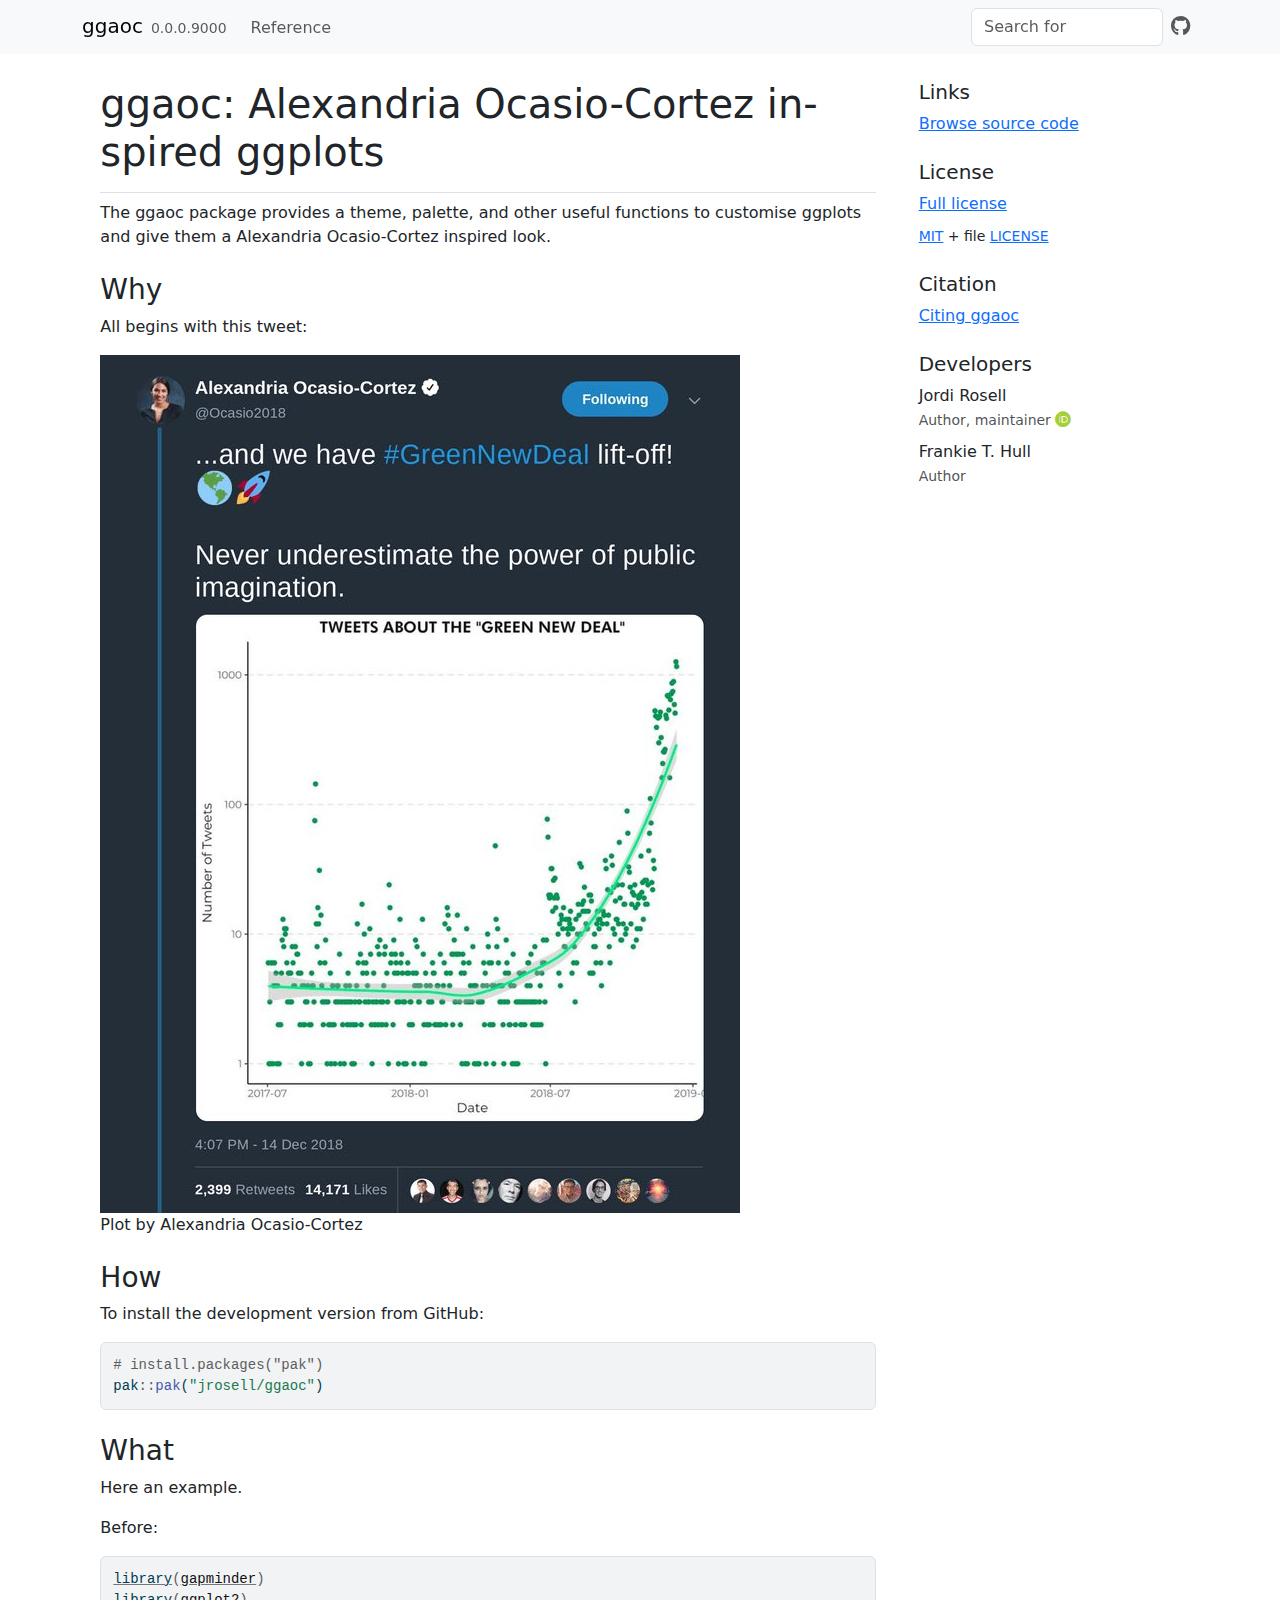
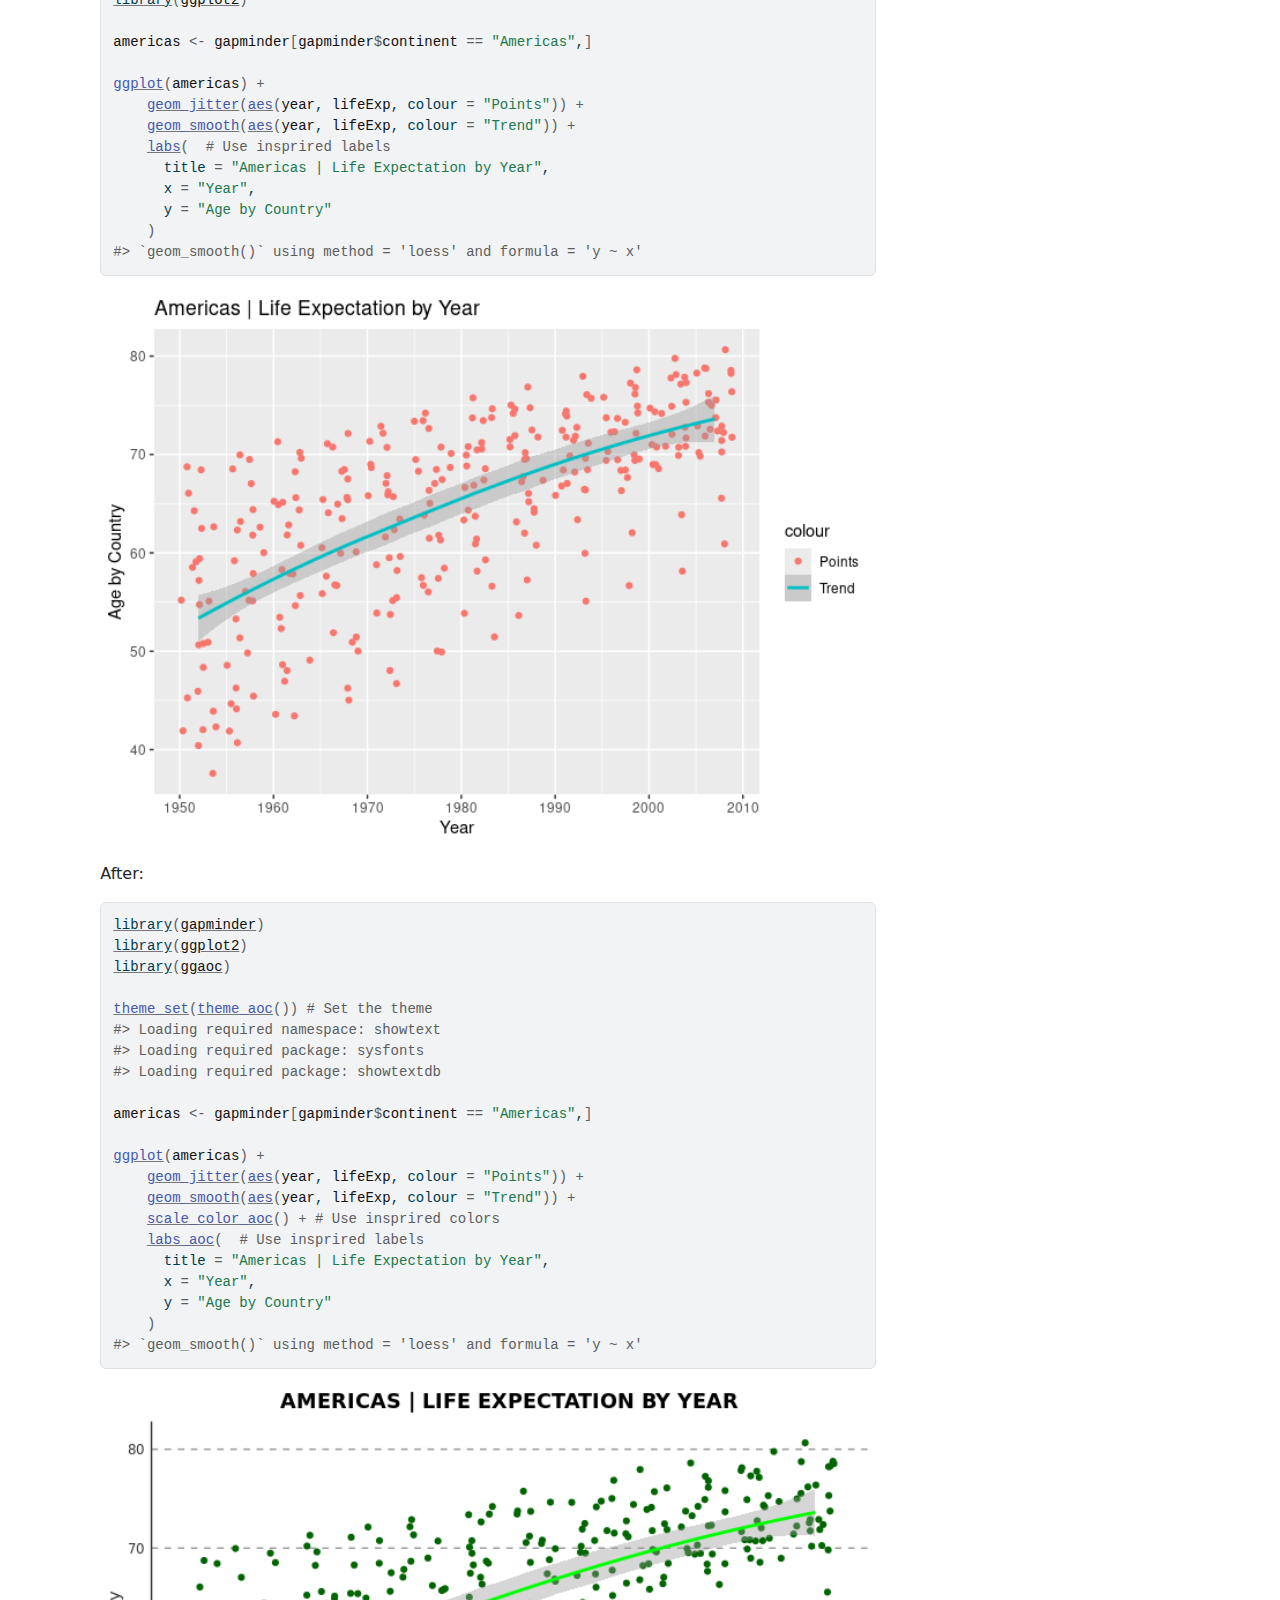
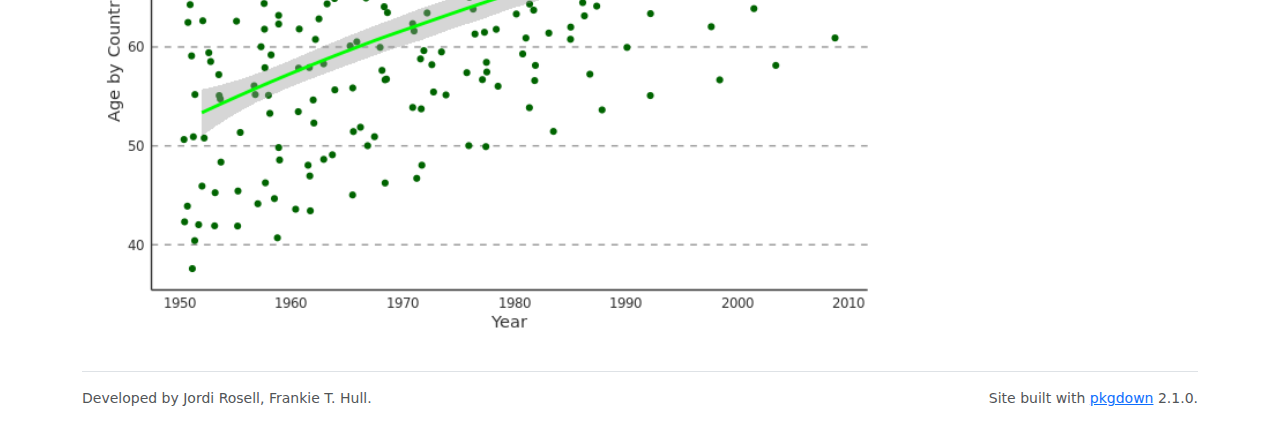
<file: index.html>
<!DOCTYPE html>
<!-- Generated by pkgdown: do not edit by hand --><html lang="en">
<head>
<meta http-equiv="Content-Type" content="text/html; charset=UTF-8">
<meta charset="utf-8">
<meta http-equiv="X-UA-Compatible" content="IE=edge">
<meta name="viewport" content="width=device-width, initial-scale=1, shrink-to-fit=no">
<title>Alexandria Ocasio-Cortez inspired ggplots • ggaoc</title>
<script src="deps/jquery-3.6.0/jquery-3.6.0.min.js"></script><meta name="viewport" content="width=device-width, initial-scale=1, shrink-to-fit=no">
<link href="deps/bootstrap-5.3.1/bootstrap.min.css" rel="stylesheet">
<script src="deps/bootstrap-5.3.1/bootstrap.bundle.min.js"></script><link href="deps/font-awesome-6.4.2/css/all.min.css" rel="stylesheet">
<link href="deps/font-awesome-6.4.2/css/v4-shims.min.css" rel="stylesheet">
<script src="deps/headroom-0.11.0/headroom.min.js"></script><script src="deps/headroom-0.11.0/jQuery.headroom.min.js"></script><script src="deps/bootstrap-toc-1.0.1/bootstrap-toc.min.js"></script><script src="deps/clipboard.js-2.0.11/clipboard.min.js"></script><script src="deps/search-1.0.0/autocomplete.jquery.min.js"></script><script src="deps/search-1.0.0/fuse.min.js"></script><script src="deps/search-1.0.0/mark.min.js"></script><!-- pkgdown --><script src="pkgdown.js"></script><meta property="og:title" content="Alexandria Ocasio-Cortez inspired ggplots">
<meta name="description" content="The ggaoc package provides a theme, palette, and other useful functions to customise ggplots and give them a Alexandria Ocasio-Cortez inspired look.">
<meta property="og:description" content="The ggaoc package provides a theme, palette, and other useful functions to customise ggplots and give them a Alexandria Ocasio-Cortez inspired look.">
</head>
<body>
    <a href="#main" class="visually-hidden-focusable">Skip to contents</a>


    <nav class="navbar navbar-expand-lg fixed-top bg-light" data-bs-theme="light" aria-label="Site navigation"><div class="container">

    <a class="navbar-brand me-2" href="index.html">ggaoc</a>

    <small class="nav-text text-muted me-auto" data-bs-toggle="tooltip" data-bs-placement="bottom" title="">0.0.0.9000</small>


    <button class="navbar-toggler" type="button" data-bs-toggle="collapse" data-bs-target="#navbar" aria-controls="navbar" aria-expanded="false" aria-label="Toggle navigation">
      <span class="navbar-toggler-icon"></span>
    </button>

    <div id="navbar" class="collapse navbar-collapse ms-3">
      <ul class="navbar-nav me-auto">
<li class="nav-item"><a class="nav-link" href="reference/index.html">Reference</a></li>
      </ul>
<ul class="navbar-nav">
<li class="nav-item"><form class="form-inline" role="search">
 <input class="form-control" type="search" name="search-input" id="search-input" autocomplete="off" aria-label="Search site" placeholder="Search for" data-search-index="search.json">
</form></li>
<li class="nav-item"><a class="external-link nav-link" href="https://github.com/jrosell/ggaoc/" aria-label="GitHub"><span class="fa fab fa-github fa-lg"></span></a></li>
      </ul>
</div>


  </div>
</nav><div class="container template-home">
<div class="row">
  <main id="main" class="col-md-9"><div class="section level1">
<div class="page-header"><h1 id="ggaoc-alexandria-ocasio-cortez-inspired-ggplots">ggaoc: Alexandria Ocasio-Cortez inspired ggplots<a class="anchor" aria-label="anchor" href="#ggaoc-alexandria-ocasio-cortez-inspired-ggplots"></a>
</h1></div>
<p>The ggaoc package provides a theme, palette, and other useful functions to customise ggplots and give them a Alexandria Ocasio-Cortez inspired look.</p>
<div class="section level2">
<h2 id="why">Why<a class="anchor" aria-label="anchor" href="#why"></a>
</h2>
<p>All begins with this tweet:</p>
<div class="float">
<img src="reference/figures/aoc.jpg" alt="Plot by Alexandria Ocasio-Cortez"><div class="figcaption">Plot by Alexandria Ocasio-Cortez</div>
</div>
</div>
<div class="section level2">
<h2 id="how">How<a class="anchor" aria-label="anchor" href="#how"></a>
</h2>
<p>To install the development version from GitHub:</p>
<div class="sourceCode" id="cb1"><pre class="sourceCode R"><code class="sourceCode r"><span id="cb1-1"><a href="#cb1-1" tabindex="-1"></a><span class="co"># install.packages("pak")</span></span>
<span id="cb1-2"><a href="#cb1-2" tabindex="-1"></a>pak<span class="sc">::</span><span class="fu">pak</span>(<span class="st">"jrosell/ggaoc"</span>)</span></code></pre></div>
</div>
<div class="section level2">
<h2 id="what">What<a class="anchor" aria-label="anchor" href="#what"></a>
</h2>
<p>Here an example.</p>
<p>Before:</p>
<div class="sourceCode" id="cb2"><pre class="downlit sourceCode r">
<code class="sourceCode R"><span><span class="kw"><a href="https://rdrr.io/r/base/library.html" class="external-link">library</a></span><span class="op">(</span><span class="va"><a href="https://github.com/jennybc/gapminder" class="external-link">gapminder</a></span><span class="op">)</span></span>
<span><span class="kw"><a href="https://rdrr.io/r/base/library.html" class="external-link">library</a></span><span class="op">(</span><span class="va"><a href="https://ggplot2.tidyverse.org" class="external-link">ggplot2</a></span><span class="op">)</span></span>
<span></span>
<span><span class="va">americas</span> <span class="op">&lt;-</span> <span class="va">gapminder</span><span class="op">[</span><span class="va">gapminder</span><span class="op">$</span><span class="va">continent</span> <span class="op">==</span> <span class="st">"Americas"</span>,<span class="op">]</span></span>
<span></span>
<span><span class="fu"><a href="https://ggplot2.tidyverse.org/reference/ggplot.html" class="external-link">ggplot</a></span><span class="op">(</span><span class="va">americas</span><span class="op">)</span> <span class="op">+</span></span>
<span>    <span class="fu"><a href="https://ggplot2.tidyverse.org/reference/geom_jitter.html" class="external-link">geom_jitter</a></span><span class="op">(</span><span class="fu"><a href="https://ggplot2.tidyverse.org/reference/aes.html" class="external-link">aes</a></span><span class="op">(</span><span class="va">year</span>, <span class="va">lifeExp</span>, colour <span class="op">=</span> <span class="st">"Points"</span><span class="op">)</span><span class="op">)</span> <span class="op">+</span></span>
<span>    <span class="fu"><a href="https://ggplot2.tidyverse.org/reference/geom_smooth.html" class="external-link">geom_smooth</a></span><span class="op">(</span><span class="fu"><a href="https://ggplot2.tidyverse.org/reference/aes.html" class="external-link">aes</a></span><span class="op">(</span><span class="va">year</span>, <span class="va">lifeExp</span>, colour <span class="op">=</span> <span class="st">"Trend"</span><span class="op">)</span><span class="op">)</span> <span class="op">+</span></span>
<span>    <span class="fu"><a href="https://ggplot2.tidyverse.org/reference/labs.html" class="external-link">labs</a></span><span class="op">(</span>  <span class="co"># Use insprired labels</span></span>
<span>      title <span class="op">=</span> <span class="st">"Americas | Life Expectation by Year"</span>,</span>
<span>      x <span class="op">=</span> <span class="st">"Year"</span>,</span>
<span>      y <span class="op">=</span> <span class="st">"Age by Country"</span></span>
<span>    <span class="op">)</span></span>
<span><span class="co">#&gt; `geom_smooth()` using method = 'loess' and formula = 'y ~ x'</span></span></code></pre></div>
<p><img src="reference/figures/README-unnamed-chunk-2-1.png" width="100%"></p>
<p>After:</p>
<div class="sourceCode" id="cb3"><pre class="downlit sourceCode r">
<code class="sourceCode R"><span><span class="kw"><a href="https://rdrr.io/r/base/library.html" class="external-link">library</a></span><span class="op">(</span><span class="va"><a href="https://github.com/jennybc/gapminder" class="external-link">gapminder</a></span><span class="op">)</span></span>
<span><span class="kw"><a href="https://rdrr.io/r/base/library.html" class="external-link">library</a></span><span class="op">(</span><span class="va"><a href="https://ggplot2.tidyverse.org" class="external-link">ggplot2</a></span><span class="op">)</span></span>
<span><span class="kw"><a href="https://rdrr.io/r/base/library.html" class="external-link">library</a></span><span class="op">(</span><span class="va"><a href="https://github.com/jrosell/ggaoc" class="external-link">ggaoc</a></span><span class="op">)</span></span>
<span></span>
<span><span class="fu"><a href="https://ggplot2.tidyverse.org/reference/theme_get.html" class="external-link">theme_set</a></span><span class="op">(</span><span class="fu"><a href="reference/theme_aoc.html">theme_aoc</a></span><span class="op">(</span><span class="op">)</span><span class="op">)</span> <span class="co"># Set the theme</span></span>
<span><span class="co">#&gt; Loading required namespace: showtext</span></span>
<span><span class="co">#&gt; Loading required package: sysfonts</span></span>
<span><span class="co">#&gt; Loading required package: showtextdb</span></span>
<span></span>
<span><span class="va">americas</span> <span class="op">&lt;-</span> <span class="va">gapminder</span><span class="op">[</span><span class="va">gapminder</span><span class="op">$</span><span class="va">continent</span> <span class="op">==</span> <span class="st">"Americas"</span>,<span class="op">]</span></span>
<span></span>
<span><span class="fu"><a href="https://ggplot2.tidyverse.org/reference/ggplot.html" class="external-link">ggplot</a></span><span class="op">(</span><span class="va">americas</span><span class="op">)</span> <span class="op">+</span></span>
<span>    <span class="fu"><a href="https://ggplot2.tidyverse.org/reference/geom_jitter.html" class="external-link">geom_jitter</a></span><span class="op">(</span><span class="fu"><a href="https://ggplot2.tidyverse.org/reference/aes.html" class="external-link">aes</a></span><span class="op">(</span><span class="va">year</span>, <span class="va">lifeExp</span>, colour <span class="op">=</span> <span class="st">"Points"</span><span class="op">)</span><span class="op">)</span> <span class="op">+</span></span>
<span>    <span class="fu"><a href="https://ggplot2.tidyverse.org/reference/geom_smooth.html" class="external-link">geom_smooth</a></span><span class="op">(</span><span class="fu"><a href="https://ggplot2.tidyverse.org/reference/aes.html" class="external-link">aes</a></span><span class="op">(</span><span class="va">year</span>, <span class="va">lifeExp</span>, colour <span class="op">=</span> <span class="st">"Trend"</span><span class="op">)</span><span class="op">)</span> <span class="op">+</span></span>
<span>    <span class="fu"><a href="reference/scale_color_aoc.html">scale_color_aoc</a></span><span class="op">(</span><span class="op">)</span> <span class="op">+</span> <span class="co"># Use insprired colors</span></span>
<span>    <span class="fu"><a href="reference/labs_aoc.html">labs_aoc</a></span><span class="op">(</span>  <span class="co"># Use insprired labels</span></span>
<span>      title <span class="op">=</span> <span class="st">"Americas | Life Expectation by Year"</span>,</span>
<span>      x <span class="op">=</span> <span class="st">"Year"</span>,</span>
<span>      y <span class="op">=</span> <span class="st">"Age by Country"</span></span>
<span>    <span class="op">)</span></span>
<span><span class="co">#&gt; `geom_smooth()` using method = 'loess' and formula = 'y ~ x'</span></span></code></pre></div>
<p><img src="reference/figures/README-unnamed-chunk-3-1.png" width="100%"></p>
</div>
</div>
  </main><aside class="col-md-3"><div class="links">
<h2 data-toc-skip>Links</h2>
<ul class="list-unstyled">
<li><a href="https://github.com/jrosell/ggaoc/" class="external-link">Browse source code</a></li>
</ul>
</div>

<div class="license">
<h2 data-toc-skip>License</h2>
<ul class="list-unstyled">
<li><a href="LICENSE.html">Full license</a></li>
<li><small><a href="https://opensource.org/licenses/mit-license.php" class="external-link">MIT</a> + file <a href="LICENSE-text.html">LICENSE</a></small></li>
</ul>
</div>


<div class="citation">
<h2 data-toc-skip>Citation</h2>
<ul class="list-unstyled">
<li><a href="authors.html#citation">Citing ggaoc</a></li>
</ul>
</div>

<div class="developers">
<h2 data-toc-skip>Developers</h2>
<ul class="list-unstyled">
<li>Jordi Rosell <br><small class="roles"> Author, maintainer </small> <a href="https://orcid.org/0000-0002-4349-1458" target="orcid.widget" aria-label="ORCID" class="external-link"><span class="fab fa-orcid orcid" aria-hidden="true"></span></a> </li>
<li>Frankie T. Hull <br><small class="roles"> Author </small>  </li>
</ul>
</div>



  </aside>
</div>


    <footer><div class="pkgdown-footer-left">
  <p>Developed by Jordi Rosell, Frankie T. Hull.</p>
</div>

<div class="pkgdown-footer-right">
  <p>Site built with <a href="https://pkgdown.r-lib.org/" class="external-link">pkgdown</a> 2.1.0.</p>
</div>

    </footer>
</div>





  </body>
</html>
</file>
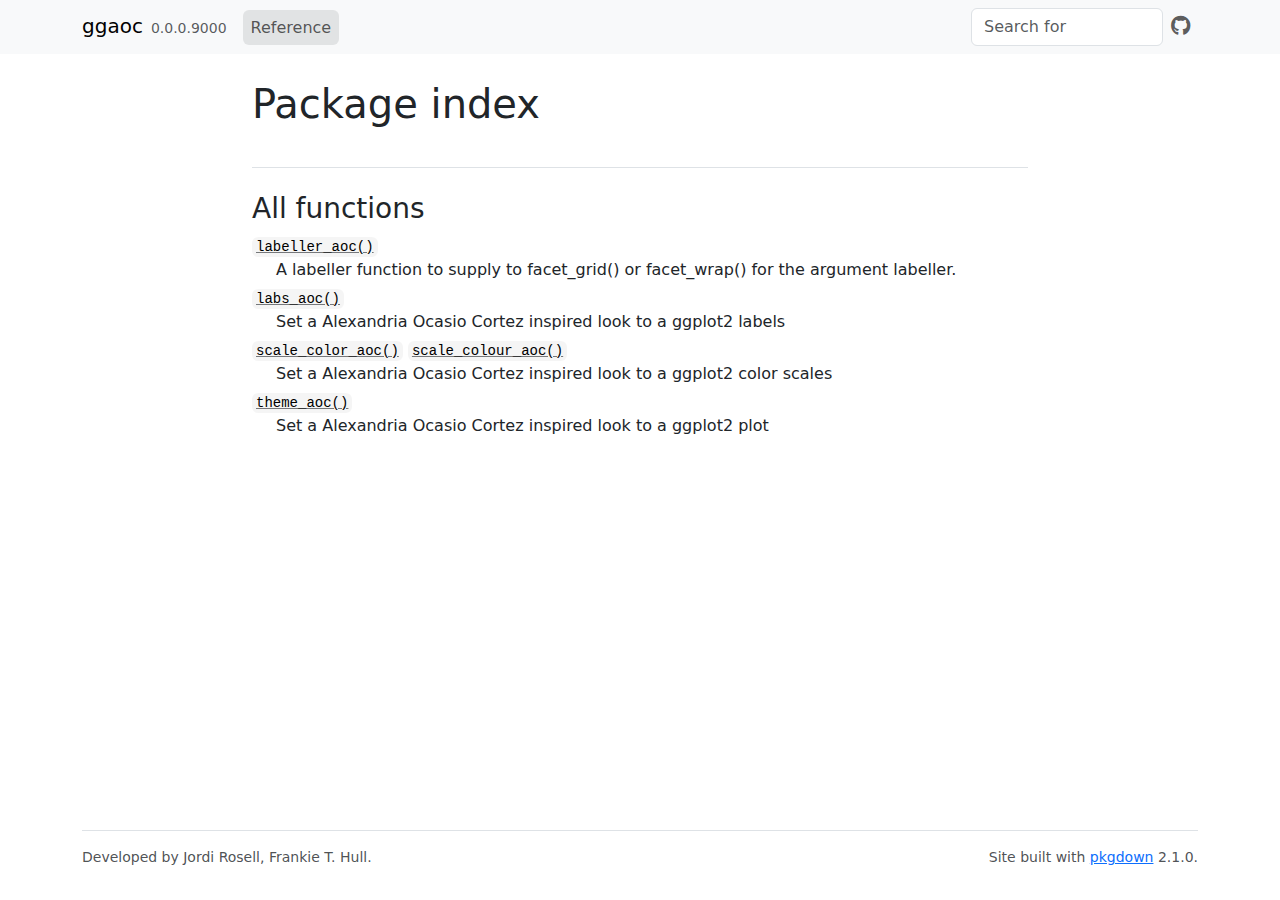
<file: reference/index.html>
<!DOCTYPE html>
<!-- Generated by pkgdown: do not edit by hand --><html lang="en"><head><meta http-equiv="Content-Type" content="text/html; charset=UTF-8"><meta charset="utf-8"><meta http-equiv="X-UA-Compatible" content="IE=edge"><meta name="viewport" content="width=device-width, initial-scale=1, shrink-to-fit=no"><title>Package index • ggaoc</title><script src="../deps/jquery-3.6.0/jquery-3.6.0.min.js"></script><meta name="viewport" content="width=device-width, initial-scale=1, shrink-to-fit=no"><link href="../deps/bootstrap-5.3.1/bootstrap.min.css" rel="stylesheet"><script src="../deps/bootstrap-5.3.1/bootstrap.bundle.min.js"></script><link href="../deps/font-awesome-6.4.2/css/all.min.css" rel="stylesheet"><link href="../deps/font-awesome-6.4.2/css/v4-shims.min.css" rel="stylesheet"><script src="../deps/headroom-0.11.0/headroom.min.js"></script><script src="../deps/headroom-0.11.0/jQuery.headroom.min.js"></script><script src="../deps/bootstrap-toc-1.0.1/bootstrap-toc.min.js"></script><script src="../deps/clipboard.js-2.0.11/clipboard.min.js"></script><script src="../deps/search-1.0.0/autocomplete.jquery.min.js"></script><script src="../deps/search-1.0.0/fuse.min.js"></script><script src="../deps/search-1.0.0/mark.min.js"></script><!-- pkgdown --><script src="../pkgdown.js"></script><meta property="og:title" content="Package index"></head><body>
    <a href="#main" class="visually-hidden-focusable">Skip to contents</a>


    <nav class="navbar navbar-expand-lg fixed-top bg-light" data-bs-theme="light" aria-label="Site navigation"><div class="container">

    <a class="navbar-brand me-2" href="../index.html">ggaoc</a>

    <small class="nav-text text-muted me-auto" data-bs-toggle="tooltip" data-bs-placement="bottom" title="">0.0.0.9000</small>


    <button class="navbar-toggler" type="button" data-bs-toggle="collapse" data-bs-target="#navbar" aria-controls="navbar" aria-expanded="false" aria-label="Toggle navigation">
      <span class="navbar-toggler-icon"></span>
    </button>

    <div id="navbar" class="collapse navbar-collapse ms-3">
      <ul class="navbar-nav me-auto"><li class="active nav-item"><a class="nav-link" href="../reference/index.html">Reference</a></li>
      </ul><ul class="navbar-nav"><li class="nav-item"><form class="form-inline" role="search">
 <input class="form-control" type="search" name="search-input" id="search-input" autocomplete="off" aria-label="Search site" placeholder="Search for" data-search-index="../search.json"></form></li>
<li class="nav-item"><a class="external-link nav-link" href="https://github.com/jrosell/ggaoc/" aria-label="GitHub"><span class="fa fab fa-github fa-lg"></span></a></li>
      </ul></div>


  </div>
</nav><div class="container template-reference-index">
<div class="row">
  <main id="main" class="col-md-9"><div class="page-header">

      <h1>Package index</h1>
    </div>

    <div class="section level2">
      <h2 id="all-functions">All functions<a class="anchor" aria-label="anchor" href="#all-functions"></a></h2>




    </div><div class="section level2">




      <dl><dt>

          <code><a href="labeller_aoc.html">labeller_aoc()</a></code>

        </dt>
        <dd>A labeller function to supply to facet_grid() or facet_wrap() for the argument labeller.</dd>
      </dl><dl><dt>

          <code><a href="labs_aoc.html">labs_aoc()</a></code>

        </dt>
        <dd>Set a Alexandria Ocasio Cortez inspired look to a ggplot2 labels</dd>
      </dl><dl><dt>

          <code><a href="scale_color_aoc.html">scale_color_aoc()</a></code> <code><a href="scale_color_aoc.html">scale_colour_aoc()</a></code>

        </dt>
        <dd>Set a Alexandria Ocasio Cortez inspired look to a ggplot2 color scales</dd>
      </dl><dl><dt>

          <code><a href="theme_aoc.html">theme_aoc()</a></code>

        </dt>
        <dd>Set a Alexandria Ocasio Cortez inspired look to a ggplot2 plot</dd>
      </dl></div>
  </main></div>


    <footer><div class="pkgdown-footer-left">
  <p>Developed by Jordi Rosell, Frankie T. Hull.</p>
</div>

<div class="pkgdown-footer-right">
  <p>Site built with <a href="https://pkgdown.r-lib.org/" class="external-link">pkgdown</a> 2.1.0.</p>
</div>

    </footer></div>





  </body></html>
</file>
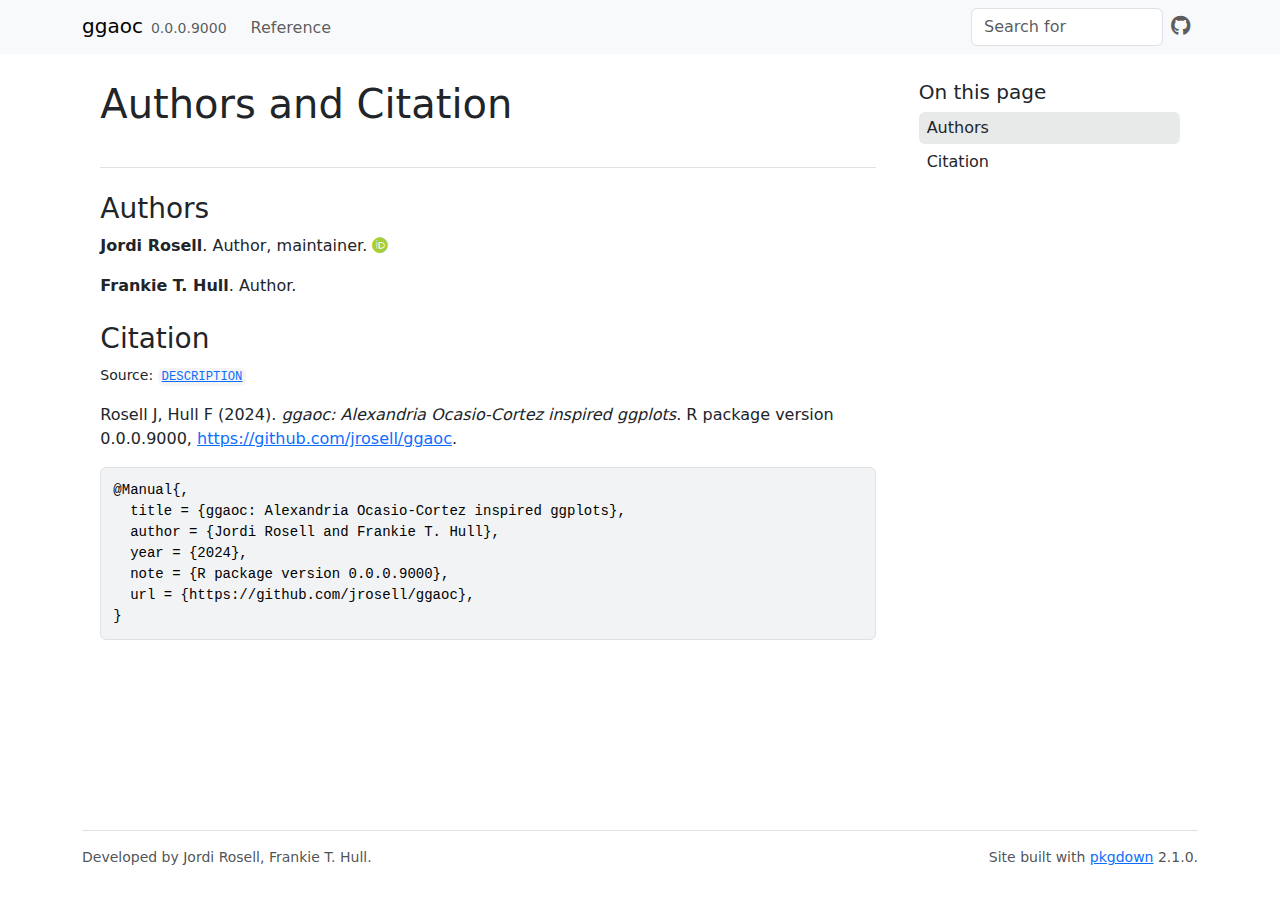
<file: authors.html>
<!DOCTYPE html>
<!-- Generated by pkgdown: do not edit by hand --><html lang="en"><head><meta http-equiv="Content-Type" content="text/html; charset=UTF-8"><meta charset="utf-8"><meta http-equiv="X-UA-Compatible" content="IE=edge"><meta name="viewport" content="width=device-width, initial-scale=1, shrink-to-fit=no"><title>Authors and Citation • ggaoc</title><script src="deps/jquery-3.6.0/jquery-3.6.0.min.js"></script><meta name="viewport" content="width=device-width, initial-scale=1, shrink-to-fit=no"><link href="deps/bootstrap-5.3.1/bootstrap.min.css" rel="stylesheet"><script src="deps/bootstrap-5.3.1/bootstrap.bundle.min.js"></script><link href="deps/font-awesome-6.4.2/css/all.min.css" rel="stylesheet"><link href="deps/font-awesome-6.4.2/css/v4-shims.min.css" rel="stylesheet"><script src="deps/headroom-0.11.0/headroom.min.js"></script><script src="deps/headroom-0.11.0/jQuery.headroom.min.js"></script><script src="deps/bootstrap-toc-1.0.1/bootstrap-toc.min.js"></script><script src="deps/clipboard.js-2.0.11/clipboard.min.js"></script><script src="deps/search-1.0.0/autocomplete.jquery.min.js"></script><script src="deps/search-1.0.0/fuse.min.js"></script><script src="deps/search-1.0.0/mark.min.js"></script><!-- pkgdown --><script src="pkgdown.js"></script><meta property="og:title" content="Authors and Citation"></head><body>
    <a href="#main" class="visually-hidden-focusable">Skip to contents</a>


    <nav class="navbar navbar-expand-lg fixed-top bg-light" data-bs-theme="light" aria-label="Site navigation"><div class="container">

    <a class="navbar-brand me-2" href="index.html">ggaoc</a>

    <small class="nav-text text-muted me-auto" data-bs-toggle="tooltip" data-bs-placement="bottom" title="">0.0.0.9000</small>


    <button class="navbar-toggler" type="button" data-bs-toggle="collapse" data-bs-target="#navbar" aria-controls="navbar" aria-expanded="false" aria-label="Toggle navigation">
      <span class="navbar-toggler-icon"></span>
    </button>

    <div id="navbar" class="collapse navbar-collapse ms-3">
      <ul class="navbar-nav me-auto"><li class="nav-item"><a class="nav-link" href="reference/index.html">Reference</a></li>
      </ul><ul class="navbar-nav"><li class="nav-item"><form class="form-inline" role="search">
 <input class="form-control" type="search" name="search-input" id="search-input" autocomplete="off" aria-label="Search site" placeholder="Search for" data-search-index="search.json"></form></li>
<li class="nav-item"><a class="external-link nav-link" href="https://github.com/jrosell/ggaoc/" aria-label="GitHub"><span class="fa fab fa-github fa-lg"></span></a></li>
      </ul></div>


  </div>
</nav><div class="container template-citation-authors">
<div class="row">
  <main id="main" class="col-md-9"><div class="page-header">

      <h1>Authors and Citation</h1>
    </div>

    <div class="section level2">
      <h2>Authors</h2>

      <ul class="list-unstyled"><li>
          <p><strong>Jordi Rosell</strong>. Author, maintainer. <a href="https://orcid.org/0000-0002-4349-1458" target="orcid.widget" aria-label="ORCID" class="external-link"><span class="fab fa-orcid orcid" aria-hidden="true"></span></a>
          </p>
        </li>
        <li>
          <p><strong>Frankie T. Hull</strong>. Author.
          </p>
        </li>
      </ul></div>

    <div class="section level2">
      <h2 id="citation">Citation</h2>
      <p><small class="dont-index">Source: <a href="https://github.com/jrosell/ggaoc/blob/main/DESCRIPTION" class="external-link"><code>DESCRIPTION</code></a></small></p>

      <p>Rosell J, Hull F (2024).
<em>ggaoc: Alexandria Ocasio-Cortez inspired ggplots</em>.
R package version 0.0.0.9000, <a href="https://github.com/jrosell/ggaoc" class="external-link">https://github.com/jrosell/ggaoc</a>.
</p>
      <pre>@Manual{,
  title = {ggaoc: Alexandria Ocasio-Cortez inspired ggplots},
  author = {Jordi Rosell and Frankie T. Hull},
  year = {2024},
  note = {R package version 0.0.0.9000},
  url = {https://github.com/jrosell/ggaoc},
}</pre>
    </div>

  </main><aside class="col-md-3"><nav id="toc" aria-label="Table of contents"><h2>On this page</h2>
    </nav></aside></div>


    <footer><div class="pkgdown-footer-left">
  <p>Developed by Jordi Rosell, Frankie T. Hull.</p>
</div>

<div class="pkgdown-footer-right">
  <p>Site built with <a href="https://pkgdown.r-lib.org/" class="external-link">pkgdown</a> 2.1.0.</p>
</div>

    </footer></div>





  </body></html>
</file>
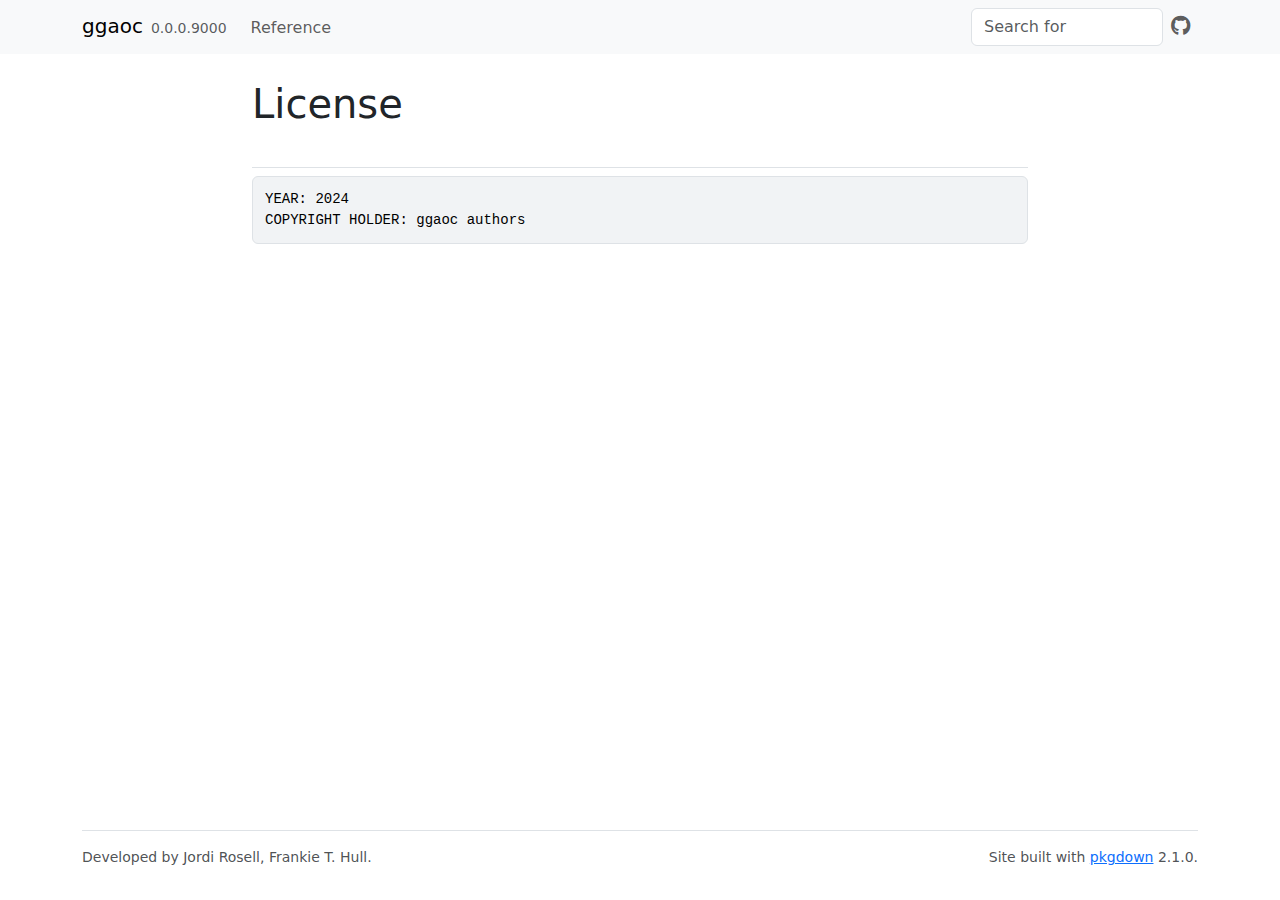
<file: LICENSE-text.html>
<!DOCTYPE html>
<!-- Generated by pkgdown: do not edit by hand --><html lang="en"><head><meta http-equiv="Content-Type" content="text/html; charset=UTF-8"><meta charset="utf-8"><meta http-equiv="X-UA-Compatible" content="IE=edge"><meta name="viewport" content="width=device-width, initial-scale=1, shrink-to-fit=no"><title>License • ggaoc</title><script src="deps/jquery-3.6.0/jquery-3.6.0.min.js"></script><meta name="viewport" content="width=device-width, initial-scale=1, shrink-to-fit=no"><link href="deps/bootstrap-5.3.1/bootstrap.min.css" rel="stylesheet"><script src="deps/bootstrap-5.3.1/bootstrap.bundle.min.js"></script><link href="deps/font-awesome-6.4.2/css/all.min.css" rel="stylesheet"><link href="deps/font-awesome-6.4.2/css/v4-shims.min.css" rel="stylesheet"><script src="deps/headroom-0.11.0/headroom.min.js"></script><script src="deps/headroom-0.11.0/jQuery.headroom.min.js"></script><script src="deps/bootstrap-toc-1.0.1/bootstrap-toc.min.js"></script><script src="deps/clipboard.js-2.0.11/clipboard.min.js"></script><script src="deps/search-1.0.0/autocomplete.jquery.min.js"></script><script src="deps/search-1.0.0/fuse.min.js"></script><script src="deps/search-1.0.0/mark.min.js"></script><!-- pkgdown --><script src="pkgdown.js"></script><meta property="og:title" content="License"></head><body>
    <a href="#main" class="visually-hidden-focusable">Skip to contents</a>


    <nav class="navbar navbar-expand-lg fixed-top bg-light" data-bs-theme="light" aria-label="Site navigation"><div class="container">

    <a class="navbar-brand me-2" href="index.html">ggaoc</a>

    <small class="nav-text text-muted me-auto" data-bs-toggle="tooltip" data-bs-placement="bottom" title="">0.0.0.9000</small>


    <button class="navbar-toggler" type="button" data-bs-toggle="collapse" data-bs-target="#navbar" aria-controls="navbar" aria-expanded="false" aria-label="Toggle navigation">
      <span class="navbar-toggler-icon"></span>
    </button>

    <div id="navbar" class="collapse navbar-collapse ms-3">
      <ul class="navbar-nav me-auto"><li class="nav-item"><a class="nav-link" href="reference/index.html">Reference</a></li>
      </ul><ul class="navbar-nav"><li class="nav-item"><form class="form-inline" role="search">
 <input class="form-control" type="search" name="search-input" id="search-input" autocomplete="off" aria-label="Search site" placeholder="Search for" data-search-index="search.json"></form></li>
<li class="nav-item"><a class="external-link nav-link" href="https://github.com/jrosell/ggaoc/" aria-label="GitHub"><span class="fa fab fa-github fa-lg"></span></a></li>
      </ul></div>


  </div>
</nav><div class="container template-title-body">
<div class="row">
  <main id="main" class="col-md-9"><div class="page-header">

      <h1>License</h1>

    </div>

<pre>YEAR: 2024
COPYRIGHT HOLDER: ggaoc authors
</pre>

  </main></div>


    <footer><div class="pkgdown-footer-left">
  <p>Developed by Jordi Rosell, Frankie T. Hull.</p>
</div>

<div class="pkgdown-footer-right">
  <p>Site built with <a href="https://pkgdown.r-lib.org/" class="external-link">pkgdown</a> 2.1.0.</p>
</div>

    </footer></div>





  </body></html>
</file>
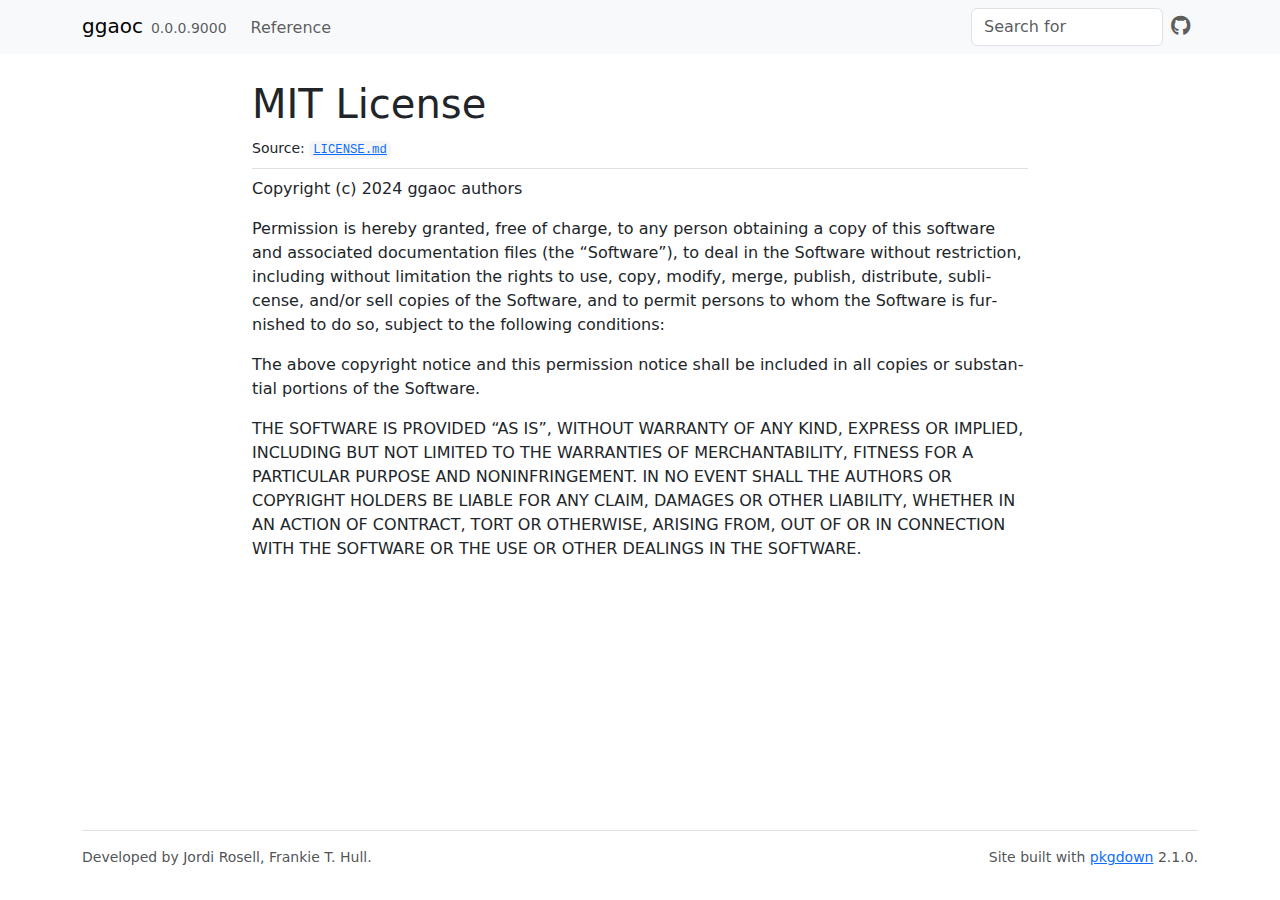
<file: LICENSE.html>
<!DOCTYPE html>
<!-- Generated by pkgdown: do not edit by hand --><html lang="en"><head><meta http-equiv="Content-Type" content="text/html; charset=UTF-8"><meta charset="utf-8"><meta http-equiv="X-UA-Compatible" content="IE=edge"><meta name="viewport" content="width=device-width, initial-scale=1, shrink-to-fit=no"><title>MIT License • ggaoc</title><script src="deps/jquery-3.6.0/jquery-3.6.0.min.js"></script><meta name="viewport" content="width=device-width, initial-scale=1, shrink-to-fit=no"><link href="deps/bootstrap-5.3.1/bootstrap.min.css" rel="stylesheet"><script src="deps/bootstrap-5.3.1/bootstrap.bundle.min.js"></script><link href="deps/font-awesome-6.4.2/css/all.min.css" rel="stylesheet"><link href="deps/font-awesome-6.4.2/css/v4-shims.min.css" rel="stylesheet"><script src="deps/headroom-0.11.0/headroom.min.js"></script><script src="deps/headroom-0.11.0/jQuery.headroom.min.js"></script><script src="deps/bootstrap-toc-1.0.1/bootstrap-toc.min.js"></script><script src="deps/clipboard.js-2.0.11/clipboard.min.js"></script><script src="deps/search-1.0.0/autocomplete.jquery.min.js"></script><script src="deps/search-1.0.0/fuse.min.js"></script><script src="deps/search-1.0.0/mark.min.js"></script><!-- pkgdown --><script src="pkgdown.js"></script><meta property="og:title" content="MIT License"></head><body>
    <a href="#main" class="visually-hidden-focusable">Skip to contents</a>


    <nav class="navbar navbar-expand-lg fixed-top bg-light" data-bs-theme="light" aria-label="Site navigation"><div class="container">

    <a class="navbar-brand me-2" href="index.html">ggaoc</a>

    <small class="nav-text text-muted me-auto" data-bs-toggle="tooltip" data-bs-placement="bottom" title="">0.0.0.9000</small>


    <button class="navbar-toggler" type="button" data-bs-toggle="collapse" data-bs-target="#navbar" aria-controls="navbar" aria-expanded="false" aria-label="Toggle navigation">
      <span class="navbar-toggler-icon"></span>
    </button>

    <div id="navbar" class="collapse navbar-collapse ms-3">
      <ul class="navbar-nav me-auto"><li class="nav-item"><a class="nav-link" href="reference/index.html">Reference</a></li>
      </ul><ul class="navbar-nav"><li class="nav-item"><form class="form-inline" role="search">
 <input class="form-control" type="search" name="search-input" id="search-input" autocomplete="off" aria-label="Search site" placeholder="Search for" data-search-index="search.json"></form></li>
<li class="nav-item"><a class="external-link nav-link" href="https://github.com/jrosell/ggaoc/" aria-label="GitHub"><span class="fa fab fa-github fa-lg"></span></a></li>
      </ul></div>


  </div>
</nav><div class="container template-title-body">
<div class="row">
  <main id="main" class="col-md-9"><div class="page-header">

      <h1>MIT License</h1>
      <small class="dont-index">Source: <a href="https://github.com/jrosell/ggaoc/blob/main/LICENSE.md" class="external-link"><code>LICENSE.md</code></a></small>
    </div>

<div id="mit-license" class="section level1">

<p>Copyright (c) 2024 ggaoc authors</p>
<p>Permission is hereby granted, free of charge, to any person obtaining a copy of this software and associated documentation files (the “Software”), to deal in the Software without restriction, including without limitation the rights to use, copy, modify, merge, publish, distribute, sublicense, and/or sell copies of the Software, and to permit persons to whom the Software is furnished to do so, subject to the following conditions:</p>
<p>The above copyright notice and this permission notice shall be included in all copies or substantial portions of the Software.</p>
<p>THE SOFTWARE IS PROVIDED “AS IS”, WITHOUT WARRANTY OF ANY KIND, EXPRESS OR IMPLIED, INCLUDING BUT NOT LIMITED TO THE WARRANTIES OF MERCHANTABILITY, FITNESS FOR A PARTICULAR PURPOSE AND NONINFRINGEMENT. IN NO EVENT SHALL THE AUTHORS OR COPYRIGHT HOLDERS BE LIABLE FOR ANY CLAIM, DAMAGES OR OTHER LIABILITY, WHETHER IN AN ACTION OF CONTRACT, TORT OR OTHERWISE, ARISING FROM, OUT OF OR IN CONNECTION WITH THE SOFTWARE OR THE USE OR OTHER DEALINGS IN THE SOFTWARE.</p>
</div>

  </main></div>


    <footer><div class="pkgdown-footer-left">
  <p>Developed by Jordi Rosell, Frankie T. Hull.</p>
</div>

<div class="pkgdown-footer-right">
  <p>Site built with <a href="https://pkgdown.r-lib.org/" class="external-link">pkgdown</a> 2.1.0.</p>
</div>

    </footer></div>





  </body></html>
</file>
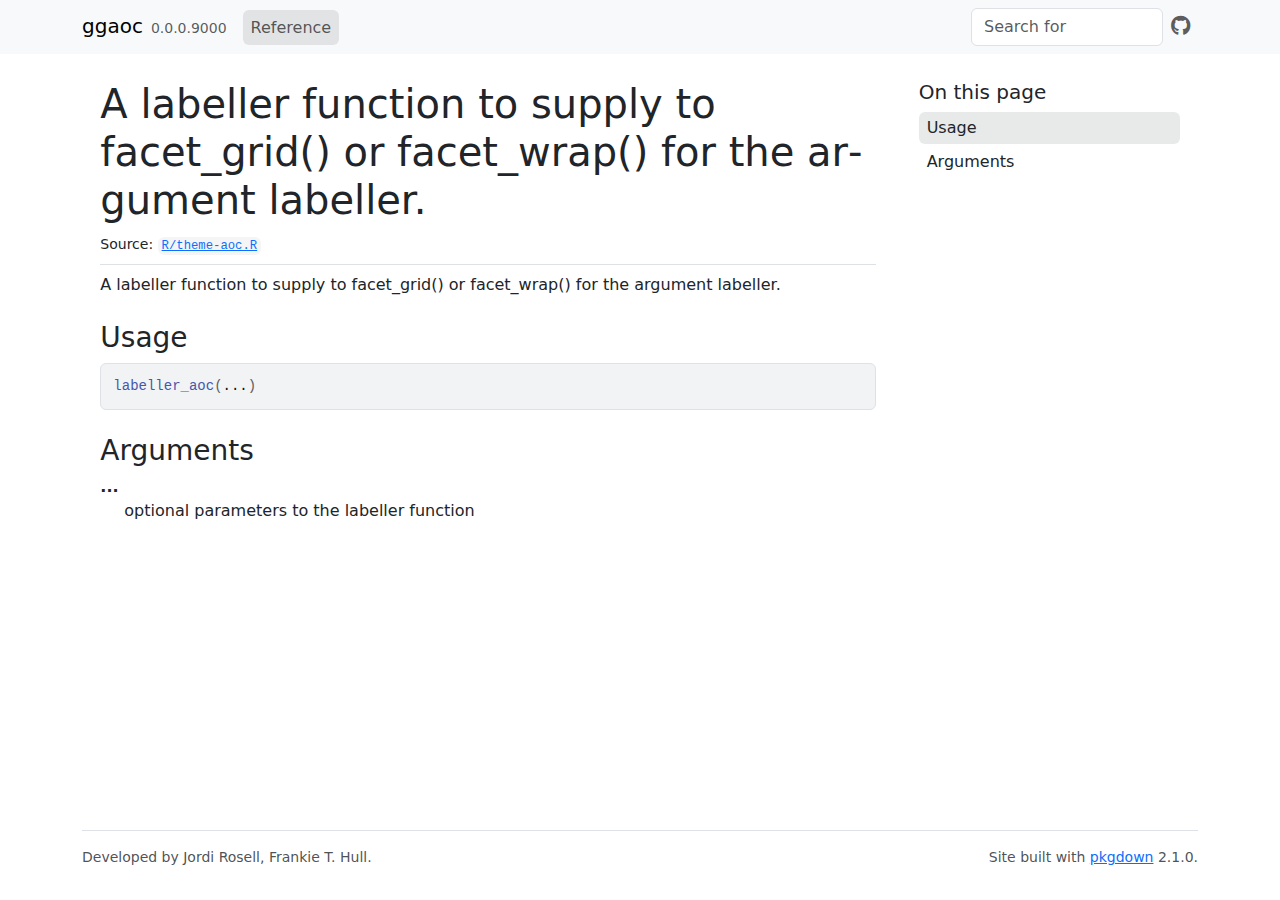
<file: reference/labeller_aoc.html>
<!DOCTYPE html>
<!-- Generated by pkgdown: do not edit by hand --><html lang="en"><head><meta http-equiv="Content-Type" content="text/html; charset=UTF-8"><meta charset="utf-8"><meta http-equiv="X-UA-Compatible" content="IE=edge"><meta name="viewport" content="width=device-width, initial-scale=1, shrink-to-fit=no"><title>A labeller function to supply to facet_grid() or facet_wrap() for the argument labeller. — labeller_aoc • ggaoc</title><script src="../deps/jquery-3.6.0/jquery-3.6.0.min.js"></script><meta name="viewport" content="width=device-width, initial-scale=1, shrink-to-fit=no"><link href="../deps/bootstrap-5.3.1/bootstrap.min.css" rel="stylesheet"><script src="../deps/bootstrap-5.3.1/bootstrap.bundle.min.js"></script><link href="../deps/font-awesome-6.4.2/css/all.min.css" rel="stylesheet"><link href="../deps/font-awesome-6.4.2/css/v4-shims.min.css" rel="stylesheet"><script src="../deps/headroom-0.11.0/headroom.min.js"></script><script src="../deps/headroom-0.11.0/jQuery.headroom.min.js"></script><script src="../deps/bootstrap-toc-1.0.1/bootstrap-toc.min.js"></script><script src="../deps/clipboard.js-2.0.11/clipboard.min.js"></script><script src="../deps/search-1.0.0/autocomplete.jquery.min.js"></script><script src="../deps/search-1.0.0/fuse.min.js"></script><script src="../deps/search-1.0.0/mark.min.js"></script><!-- pkgdown --><script src="../pkgdown.js"></script><meta property="og:title" content="A labeller function to supply to facet_grid() or facet_wrap() for the argument labeller. — labeller_aoc"><meta name="description" content="A labeller function to supply to facet_grid() or facet_wrap() for the argument labeller."><meta property="og:description" content="A labeller function to supply to facet_grid() or facet_wrap() for the argument labeller."></head><body>
    <a href="#main" class="visually-hidden-focusable">Skip to contents</a>


    <nav class="navbar navbar-expand-lg fixed-top bg-light" data-bs-theme="light" aria-label="Site navigation"><div class="container">

    <a class="navbar-brand me-2" href="../index.html">ggaoc</a>

    <small class="nav-text text-muted me-auto" data-bs-toggle="tooltip" data-bs-placement="bottom" title="">0.0.0.9000</small>


    <button class="navbar-toggler" type="button" data-bs-toggle="collapse" data-bs-target="#navbar" aria-controls="navbar" aria-expanded="false" aria-label="Toggle navigation">
      <span class="navbar-toggler-icon"></span>
    </button>

    <div id="navbar" class="collapse navbar-collapse ms-3">
      <ul class="navbar-nav me-auto"><li class="active nav-item"><a class="nav-link" href="../reference/index.html">Reference</a></li>
      </ul><ul class="navbar-nav"><li class="nav-item"><form class="form-inline" role="search">
 <input class="form-control" type="search" name="search-input" id="search-input" autocomplete="off" aria-label="Search site" placeholder="Search for" data-search-index="../search.json"></form></li>
<li class="nav-item"><a class="external-link nav-link" href="https://github.com/jrosell/ggaoc/" aria-label="GitHub"><span class="fa fab fa-github fa-lg"></span></a></li>
      </ul></div>


  </div>
</nav><div class="container template-reference-topic">
<div class="row">
  <main id="main" class="col-md-9"><div class="page-header">

      <h1>A labeller function to supply to facet_grid() or facet_wrap() for the argument labeller.</h1>
      <small class="dont-index">Source: <a href="https://github.com/jrosell/ggaoc/blob/main/R/theme-aoc.R" class="external-link"><code>R/theme-aoc.R</code></a></small>
      <div class="d-none name"><code>labeller_aoc.Rd</code></div>
    </div>

    <div class="ref-description section level2">
    <p>A labeller function to supply to facet_grid() or facet_wrap() for the argument labeller.</p>
    </div>

    <div class="section level2">
    <h2 id="ref-usage">Usage<a class="anchor" aria-label="anchor" href="#ref-usage"></a></h2>
    <div class="sourceCode"><pre class="sourceCode r"><code><span><span class="fu">labeller_aoc</span><span class="op">(</span><span class="va">...</span><span class="op">)</span></span></code></pre></div>
    </div>

    <div class="section level2">
    <h2 id="arguments">Arguments<a class="anchor" aria-label="anchor" href="#arguments"></a></h2>


<dl><dt id="arg--">...<a class="anchor" aria-label="anchor" href="#arg--"></a></dt>
<dd><p>optional parameters to the labeller function</p></dd>

</dl></div>

  </main><aside class="col-md-3"><nav id="toc" aria-label="Table of contents"><h2>On this page</h2>
    </nav></aside></div>


    <footer><div class="pkgdown-footer-left">
  <p>Developed by Jordi Rosell, Frankie T. Hull.</p>
</div>

<div class="pkgdown-footer-right">
  <p>Site built with <a href="https://pkgdown.r-lib.org/" class="external-link">pkgdown</a> 2.1.0.</p>
</div>

    </footer></div>





  </body></html>
</file>
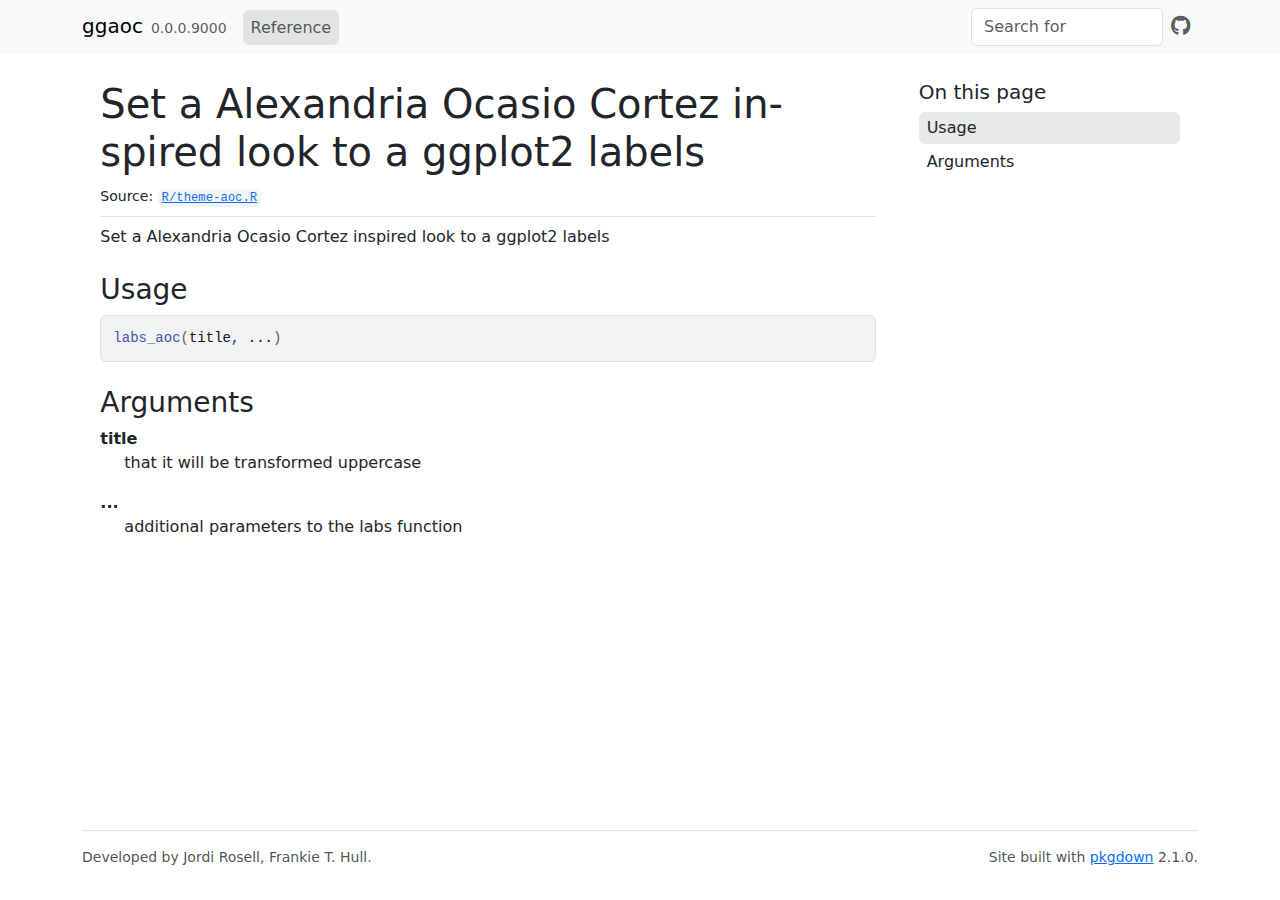
<file: reference/labs_aoc.html>
<!DOCTYPE html>
<!-- Generated by pkgdown: do not edit by hand --><html lang="en"><head><meta http-equiv="Content-Type" content="text/html; charset=UTF-8"><meta charset="utf-8"><meta http-equiv="X-UA-Compatible" content="IE=edge"><meta name="viewport" content="width=device-width, initial-scale=1, shrink-to-fit=no"><title>Set a Alexandria Ocasio Cortez inspired look to a ggplot2 labels — labs_aoc • ggaoc</title><script src="../deps/jquery-3.6.0/jquery-3.6.0.min.js"></script><meta name="viewport" content="width=device-width, initial-scale=1, shrink-to-fit=no"><link href="../deps/bootstrap-5.3.1/bootstrap.min.css" rel="stylesheet"><script src="../deps/bootstrap-5.3.1/bootstrap.bundle.min.js"></script><link href="../deps/font-awesome-6.4.2/css/all.min.css" rel="stylesheet"><link href="../deps/font-awesome-6.4.2/css/v4-shims.min.css" rel="stylesheet"><script src="../deps/headroom-0.11.0/headroom.min.js"></script><script src="../deps/headroom-0.11.0/jQuery.headroom.min.js"></script><script src="../deps/bootstrap-toc-1.0.1/bootstrap-toc.min.js"></script><script src="../deps/clipboard.js-2.0.11/clipboard.min.js"></script><script src="../deps/search-1.0.0/autocomplete.jquery.min.js"></script><script src="../deps/search-1.0.0/fuse.min.js"></script><script src="../deps/search-1.0.0/mark.min.js"></script><!-- pkgdown --><script src="../pkgdown.js"></script><meta property="og:title" content="Set a Alexandria Ocasio Cortez inspired look to a ggplot2 labels — labs_aoc"><meta name="description" content="Set a Alexandria Ocasio Cortez inspired look to a ggplot2 labels"><meta property="og:description" content="Set a Alexandria Ocasio Cortez inspired look to a ggplot2 labels"></head><body>
    <a href="#main" class="visually-hidden-focusable">Skip to contents</a>


    <nav class="navbar navbar-expand-lg fixed-top bg-light" data-bs-theme="light" aria-label="Site navigation"><div class="container">

    <a class="navbar-brand me-2" href="../index.html">ggaoc</a>

    <small class="nav-text text-muted me-auto" data-bs-toggle="tooltip" data-bs-placement="bottom" title="">0.0.0.9000</small>


    <button class="navbar-toggler" type="button" data-bs-toggle="collapse" data-bs-target="#navbar" aria-controls="navbar" aria-expanded="false" aria-label="Toggle navigation">
      <span class="navbar-toggler-icon"></span>
    </button>

    <div id="navbar" class="collapse navbar-collapse ms-3">
      <ul class="navbar-nav me-auto"><li class="active nav-item"><a class="nav-link" href="../reference/index.html">Reference</a></li>
      </ul><ul class="navbar-nav"><li class="nav-item"><form class="form-inline" role="search">
 <input class="form-control" type="search" name="search-input" id="search-input" autocomplete="off" aria-label="Search site" placeholder="Search for" data-search-index="../search.json"></form></li>
<li class="nav-item"><a class="external-link nav-link" href="https://github.com/jrosell/ggaoc/" aria-label="GitHub"><span class="fa fab fa-github fa-lg"></span></a></li>
      </ul></div>


  </div>
</nav><div class="container template-reference-topic">
<div class="row">
  <main id="main" class="col-md-9"><div class="page-header">

      <h1>Set a Alexandria Ocasio Cortez inspired look to a ggplot2 labels</h1>
      <small class="dont-index">Source: <a href="https://github.com/jrosell/ggaoc/blob/main/R/theme-aoc.R" class="external-link"><code>R/theme-aoc.R</code></a></small>
      <div class="d-none name"><code>labs_aoc.Rd</code></div>
    </div>

    <div class="ref-description section level2">
    <p>Set a Alexandria Ocasio Cortez inspired look to a ggplot2 labels</p>
    </div>

    <div class="section level2">
    <h2 id="ref-usage">Usage<a class="anchor" aria-label="anchor" href="#ref-usage"></a></h2>
    <div class="sourceCode"><pre class="sourceCode r"><code><span><span class="fu">labs_aoc</span><span class="op">(</span><span class="va">title</span>, <span class="va">...</span><span class="op">)</span></span></code></pre></div>
    </div>

    <div class="section level2">
    <h2 id="arguments">Arguments<a class="anchor" aria-label="anchor" href="#arguments"></a></h2>


<dl><dt id="arg-title">title<a class="anchor" aria-label="anchor" href="#arg-title"></a></dt>
<dd><p>that it will be transformed uppercase</p></dd>


<dt id="arg--">...<a class="anchor" aria-label="anchor" href="#arg--"></a></dt>
<dd><p>additional parameters to the labs function</p></dd>

</dl></div>

  </main><aside class="col-md-3"><nav id="toc" aria-label="Table of contents"><h2>On this page</h2>
    </nav></aside></div>


    <footer><div class="pkgdown-footer-left">
  <p>Developed by Jordi Rosell, Frankie T. Hull.</p>
</div>

<div class="pkgdown-footer-right">
  <p>Site built with <a href="https://pkgdown.r-lib.org/" class="external-link">pkgdown</a> 2.1.0.</p>
</div>

    </footer></div>





  </body></html>
</file>
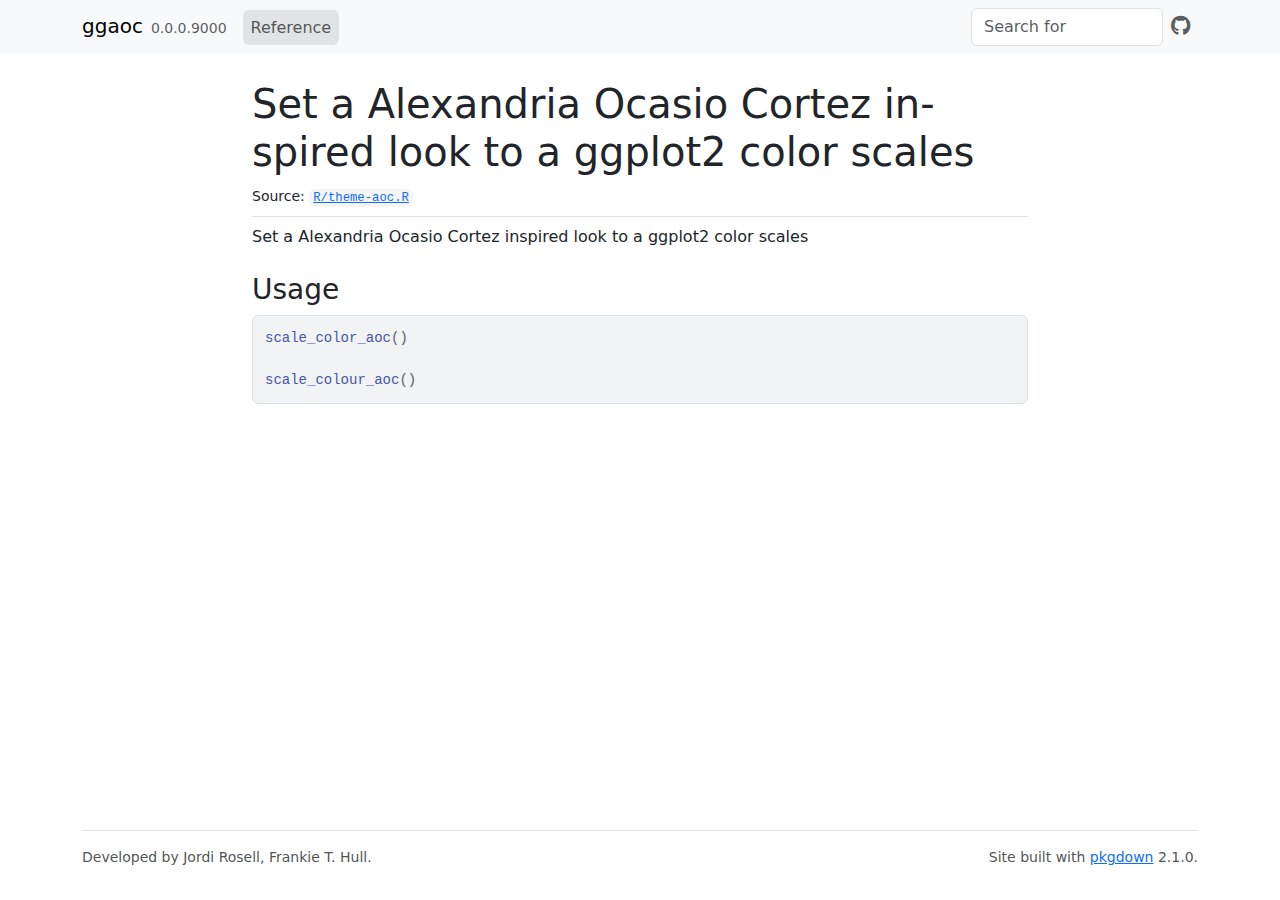
<file: reference/scale_color_aoc.html>
<!DOCTYPE html>
<!-- Generated by pkgdown: do not edit by hand --><html lang="en"><head><meta http-equiv="Content-Type" content="text/html; charset=UTF-8"><meta charset="utf-8"><meta http-equiv="X-UA-Compatible" content="IE=edge"><meta name="viewport" content="width=device-width, initial-scale=1, shrink-to-fit=no"><title>Set a Alexandria Ocasio Cortez inspired look to a ggplot2 color scales — scale_color_aoc • ggaoc</title><script src="../deps/jquery-3.6.0/jquery-3.6.0.min.js"></script><meta name="viewport" content="width=device-width, initial-scale=1, shrink-to-fit=no"><link href="../deps/bootstrap-5.3.1/bootstrap.min.css" rel="stylesheet"><script src="../deps/bootstrap-5.3.1/bootstrap.bundle.min.js"></script><link href="../deps/font-awesome-6.4.2/css/all.min.css" rel="stylesheet"><link href="../deps/font-awesome-6.4.2/css/v4-shims.min.css" rel="stylesheet"><script src="../deps/headroom-0.11.0/headroom.min.js"></script><script src="../deps/headroom-0.11.0/jQuery.headroom.min.js"></script><script src="../deps/bootstrap-toc-1.0.1/bootstrap-toc.min.js"></script><script src="../deps/clipboard.js-2.0.11/clipboard.min.js"></script><script src="../deps/search-1.0.0/autocomplete.jquery.min.js"></script><script src="../deps/search-1.0.0/fuse.min.js"></script><script src="../deps/search-1.0.0/mark.min.js"></script><!-- pkgdown --><script src="../pkgdown.js"></script><meta property="og:title" content="Set a Alexandria Ocasio Cortez inspired look to a ggplot2 color scales — scale_color_aoc"><meta name="description" content="Set a Alexandria Ocasio Cortez inspired look to a ggplot2 color scales"><meta property="og:description" content="Set a Alexandria Ocasio Cortez inspired look to a ggplot2 color scales"></head><body>
    <a href="#main" class="visually-hidden-focusable">Skip to contents</a>


    <nav class="navbar navbar-expand-lg fixed-top bg-light" data-bs-theme="light" aria-label="Site navigation"><div class="container">

    <a class="navbar-brand me-2" href="../index.html">ggaoc</a>

    <small class="nav-text text-muted me-auto" data-bs-toggle="tooltip" data-bs-placement="bottom" title="">0.0.0.9000</small>


    <button class="navbar-toggler" type="button" data-bs-toggle="collapse" data-bs-target="#navbar" aria-controls="navbar" aria-expanded="false" aria-label="Toggle navigation">
      <span class="navbar-toggler-icon"></span>
    </button>

    <div id="navbar" class="collapse navbar-collapse ms-3">
      <ul class="navbar-nav me-auto"><li class="active nav-item"><a class="nav-link" href="../reference/index.html">Reference</a></li>
      </ul><ul class="navbar-nav"><li class="nav-item"><form class="form-inline" role="search">
 <input class="form-control" type="search" name="search-input" id="search-input" autocomplete="off" aria-label="Search site" placeholder="Search for" data-search-index="../search.json"></form></li>
<li class="nav-item"><a class="external-link nav-link" href="https://github.com/jrosell/ggaoc/" aria-label="GitHub"><span class="fa fab fa-github fa-lg"></span></a></li>
      </ul></div>


  </div>
</nav><div class="container template-reference-topic">
<div class="row">
  <main id="main" class="col-md-9"><div class="page-header">

      <h1>Set a Alexandria Ocasio Cortez inspired look to a ggplot2 color scales</h1>
      <small class="dont-index">Source: <a href="https://github.com/jrosell/ggaoc/blob/main/R/theme-aoc.R" class="external-link"><code>R/theme-aoc.R</code></a></small>
      <div class="d-none name"><code>scale_color_aoc.Rd</code></div>
    </div>

    <div class="ref-description section level2">
    <p>Set a Alexandria Ocasio Cortez inspired look to a ggplot2 color scales</p>
    </div>

    <div class="section level2">
    <h2 id="ref-usage">Usage<a class="anchor" aria-label="anchor" href="#ref-usage"></a></h2>
    <div class="sourceCode"><pre class="sourceCode r"><code><span><span class="fu">scale_color_aoc</span><span class="op">(</span><span class="op">)</span></span>
<span></span>
<span><span class="fu">scale_colour_aoc</span><span class="op">(</span><span class="op">)</span></span></code></pre></div>
    </div>


  </main></div>


    <footer><div class="pkgdown-footer-left">
  <p>Developed by Jordi Rosell, Frankie T. Hull.</p>
</div>

<div class="pkgdown-footer-right">
  <p>Site built with <a href="https://pkgdown.r-lib.org/" class="external-link">pkgdown</a> 2.1.0.</p>
</div>

    </footer></div>





  </body></html>
</file>
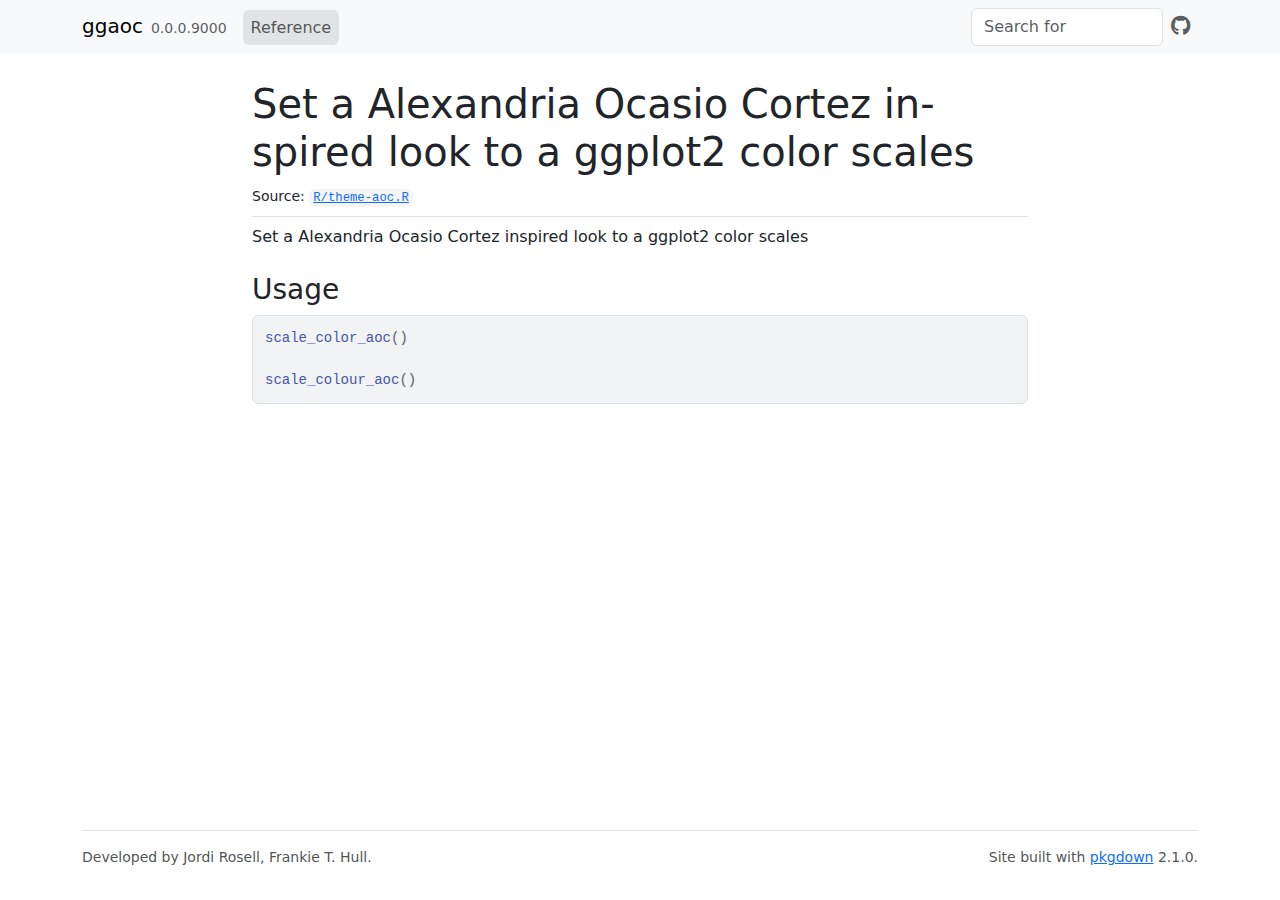
<file: reference/scale_colour_aoc.html>
<html>
  <head>
    <meta http-equiv="refresh" content="0;URL=https://jrosell.github.io/ggaoc/reference/scale_color_aoc.html" />
    <meta name="robots" content="noindex">
    <link rel="canonical" href="https://jrosell.github.io/ggaoc/reference/scale_color_aoc.html">
  </head>
</html>
</file>
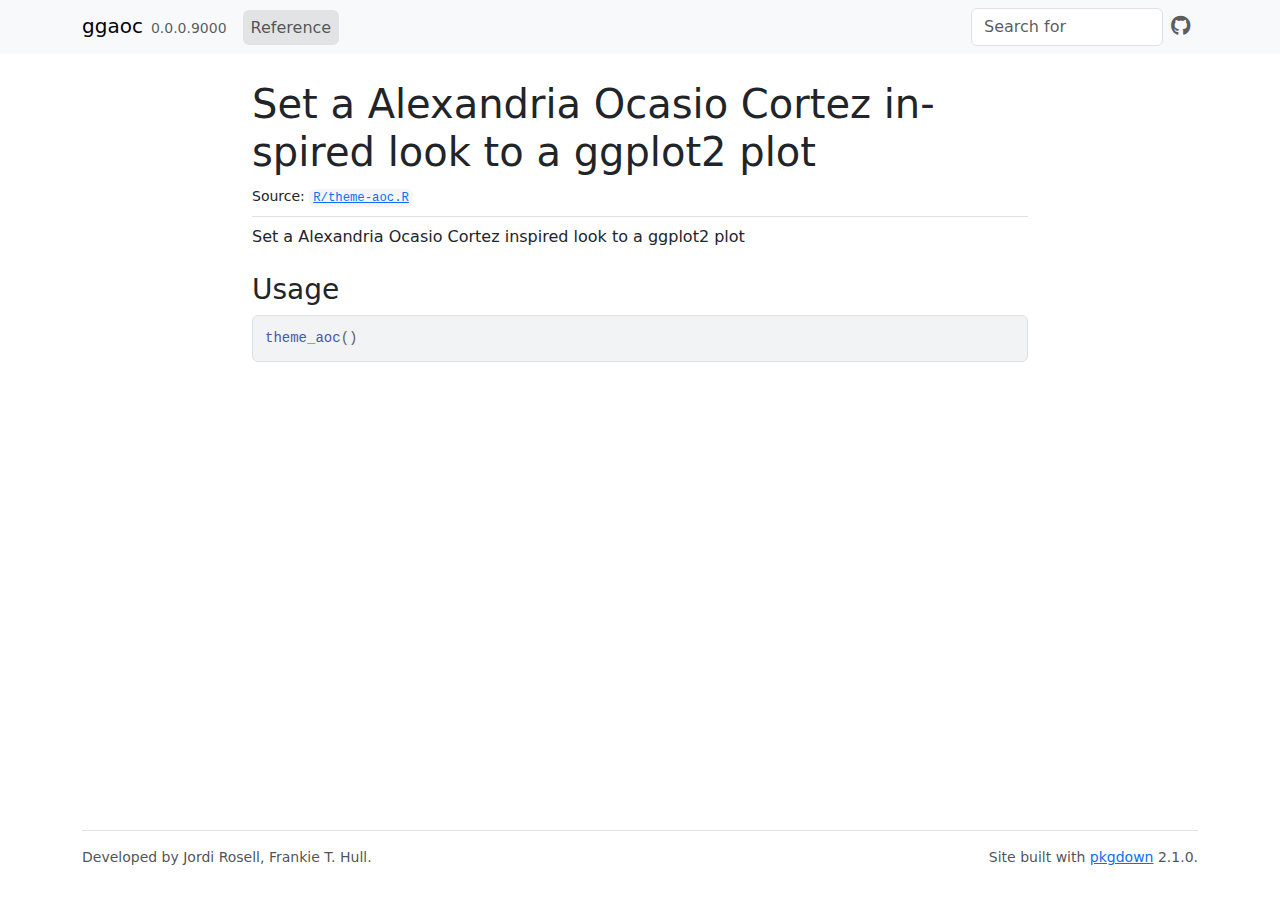
<file: reference/theme_aoc.html>
<!DOCTYPE html>
<!-- Generated by pkgdown: do not edit by hand --><html lang="en"><head><meta http-equiv="Content-Type" content="text/html; charset=UTF-8"><meta charset="utf-8"><meta http-equiv="X-UA-Compatible" content="IE=edge"><meta name="viewport" content="width=device-width, initial-scale=1, shrink-to-fit=no"><title>Set a Alexandria Ocasio Cortez inspired look to a ggplot2 plot — theme_aoc • ggaoc</title><script src="../deps/jquery-3.6.0/jquery-3.6.0.min.js"></script><meta name="viewport" content="width=device-width, initial-scale=1, shrink-to-fit=no"><link href="../deps/bootstrap-5.3.1/bootstrap.min.css" rel="stylesheet"><script src="../deps/bootstrap-5.3.1/bootstrap.bundle.min.js"></script><link href="../deps/font-awesome-6.4.2/css/all.min.css" rel="stylesheet"><link href="../deps/font-awesome-6.4.2/css/v4-shims.min.css" rel="stylesheet"><script src="../deps/headroom-0.11.0/headroom.min.js"></script><script src="../deps/headroom-0.11.0/jQuery.headroom.min.js"></script><script src="../deps/bootstrap-toc-1.0.1/bootstrap-toc.min.js"></script><script src="../deps/clipboard.js-2.0.11/clipboard.min.js"></script><script src="../deps/search-1.0.0/autocomplete.jquery.min.js"></script><script src="../deps/search-1.0.0/fuse.min.js"></script><script src="../deps/search-1.0.0/mark.min.js"></script><!-- pkgdown --><script src="../pkgdown.js"></script><meta property="og:title" content="Set a Alexandria Ocasio Cortez inspired look to a ggplot2 plot — theme_aoc"><meta name="description" content="Set a Alexandria Ocasio Cortez inspired look to a ggplot2 plot"><meta property="og:description" content="Set a Alexandria Ocasio Cortez inspired look to a ggplot2 plot"></head><body>
    <a href="#main" class="visually-hidden-focusable">Skip to contents</a>


    <nav class="navbar navbar-expand-lg fixed-top bg-light" data-bs-theme="light" aria-label="Site navigation"><div class="container">

    <a class="navbar-brand me-2" href="../index.html">ggaoc</a>

    <small class="nav-text text-muted me-auto" data-bs-toggle="tooltip" data-bs-placement="bottom" title="">0.0.0.9000</small>


    <button class="navbar-toggler" type="button" data-bs-toggle="collapse" data-bs-target="#navbar" aria-controls="navbar" aria-expanded="false" aria-label="Toggle navigation">
      <span class="navbar-toggler-icon"></span>
    </button>

    <div id="navbar" class="collapse navbar-collapse ms-3">
      <ul class="navbar-nav me-auto"><li class="active nav-item"><a class="nav-link" href="../reference/index.html">Reference</a></li>
      </ul><ul class="navbar-nav"><li class="nav-item"><form class="form-inline" role="search">
 <input class="form-control" type="search" name="search-input" id="search-input" autocomplete="off" aria-label="Search site" placeholder="Search for" data-search-index="../search.json"></form></li>
<li class="nav-item"><a class="external-link nav-link" href="https://github.com/jrosell/ggaoc/" aria-label="GitHub"><span class="fa fab fa-github fa-lg"></span></a></li>
      </ul></div>


  </div>
</nav><div class="container template-reference-topic">
<div class="row">
  <main id="main" class="col-md-9"><div class="page-header">

      <h1>Set a Alexandria Ocasio Cortez inspired look to a ggplot2 plot</h1>
      <small class="dont-index">Source: <a href="https://github.com/jrosell/ggaoc/blob/main/R/theme-aoc.R" class="external-link"><code>R/theme-aoc.R</code></a></small>
      <div class="d-none name"><code>theme_aoc.Rd</code></div>
    </div>

    <div class="ref-description section level2">
    <p>Set a Alexandria Ocasio Cortez inspired look to a ggplot2 plot</p>
    </div>

    <div class="section level2">
    <h2 id="ref-usage">Usage<a class="anchor" aria-label="anchor" href="#ref-usage"></a></h2>
    <div class="sourceCode"><pre class="sourceCode r"><code><span><span class="fu">theme_aoc</span><span class="op">(</span><span class="op">)</span></span></code></pre></div>
    </div>


  </main></div>


    <footer><div class="pkgdown-footer-left">
  <p>Developed by Jordi Rosell, Frankie T. Hull.</p>
</div>

<div class="pkgdown-footer-right">
  <p>Site built with <a href="https://pkgdown.r-lib.org/" class="external-link">pkgdown</a> 2.1.0.</p>
</div>

    </footer></div>





  </body></html>
</file>
<file: deps/font-awesome-6.4.2/css/v4-shims.min.css>
/*!
 * Font Awesome Free 6.4.2 by @fontawesome - https://fontawesome.com
 * License - https://fontawesome.com/license/free (Icons: CC BY 4.0, Fonts: SIL OFL 1.1, Code: MIT License)
 * Copyright 2023 Fonticons, Inc.
 */
.fa.fa-glass:before{content:"\f000"}.fa.fa-envelope-o{font-family:"Font Awesome 6 Free";font-weight:400}.fa.fa-envelope-o:before{content:"\f0e0"}.fa.fa-star-o{font-family:"Font Awesome 6 Free";font-weight:400}.fa.fa-star-o:before{content:"\f005"}.fa.fa-close:before,.fa.fa-remove:before{content:"\f00d"}.fa.fa-gear:before{content:"\f013"}.fa.fa-trash-o{font-family:"Font Awesome 6 Free";font-weight:400}.fa.fa-trash-o:before{content:"\f2ed"}.fa.fa-home:before{content:"\f015"}.fa.fa-file-o{font-family:"Font Awesome 6 Free";font-weight:400}.fa.fa-file-o:before{content:"\f15b"}.fa.fa-clock-o{font-family:"Font Awesome 6 Free";font-weight:400}.fa.fa-clock-o:before{content:"\f017"}.fa.fa-arrow-circle-o-down{font-family:"Font Awesome 6 Free";font-weight:400}.fa.fa-arrow-circle-o-down:before{content:"\f358"}.fa.fa-arrow-circle-o-up{font-family:"Font Awesome 6 Free";font-weight:400}.fa.fa-arrow-circle-o-up:before{content:"\f35b"}.fa.fa-play-circle-o{font-family:"Font Awesome 6 Free";font-weight:400}.fa.fa-play-circle-o:before{content:"\f144"}.fa.fa-repeat:before,.fa.fa-rotate-right:before{content:"\f01e"}.fa.fa-refresh:before{content:"\f021"}.fa.fa-list-alt{font-family:"Font Awesome 6 Free";font-weight:400}.fa.fa-list-alt:before{content:"\f022"}.fa.fa-dedent:before{content:"\f03b"}.fa.fa-video-camera:before{content:"\f03d"}.fa.fa-picture-o{font-family:"Font Awesome 6 Free";font-weight:400}.fa.fa-picture-o:before{content:"\f03e"}.fa.fa-photo{font-family:"Font Awesome 6 Free";font-weight:400}.fa.fa-photo:before{content:"\f03e"}.fa.fa-image{font-family:"Font Awesome 6 Free";font-weight:400}.fa.fa-image:before{content:"\f03e"}.fa.fa-map-marker:before{content:"\f3c5"}.fa.fa-pencil-square-o{font-family:"Font Awesome 6 Free";font-weight:400}.fa.fa-pencil-square-o:before{content:"\f044"}.fa.fa-edit{font-family:"Font Awesome 6 Free";font-weight:400}.fa.fa-edit:before{content:"\f044"}.fa.fa-share-square-o:before{content:"\f14d"}.fa.fa-check-square-o{font-family:"Font Awesome 6 Free";font-weight:400}.fa.fa-check-square-o:before{content:"\f14a"}.fa.fa-arrows:before{content:"\f0b2"}.fa.fa-times-circle-o{font-family:"Font Awesome 6 Free";font-weight:400}.fa.fa-times-circle-o:before{content:"\f057"}.fa.fa-check-circle-o{font-family:"Font Awesome 6 Free";font-weight:400}.fa.fa-check-circle-o:before{content:"\f058"}.fa.fa-mail-forward:before{content:"\f064"}.fa.fa-expand:before{content:"\f424"}.fa.fa-compress:before{content:"\f422"}.fa.fa-eye,.fa.fa-eye-slash{font-family:"Font Awesome 6 Free";font-weight:400}.fa.fa-warning:before{content:"\f071"}.fa.fa-calendar:before{content:"\f073"}.fa.fa-arrows-v:before{content:"\f338"}.fa.fa-arrows-h:before{content:"\f337"}.fa.fa-bar-chart-o:before,.fa.fa-bar-chart:before{content:"\e0e3"}.fa.fa-twitter-square{font-family:"Font Awesome 6 Brands";font-weight:400}.fa.fa-twitter-square:before{content:"\f081"}.fa.fa-facebook-square{font-family:"Font Awesome 6 Brands";font-weight:400}.fa.fa-facebook-square:before{content:"\f082"}.fa.fa-gears:before{content:"\f085"}.fa.fa-thumbs-o-up{font-family:"Font Awesome 6 Free";font-weight:400}.fa.fa-thumbs-o-up:before{content:"\f164"}.fa.fa-thumbs-o-down{font-family:"Font Awesome 6 Free";font-weight:400}.fa.fa-thumbs-o-down:before{content:"\f165"}.fa.fa-heart-o{font-family:"Font Awesome 6 Free";font-weight:400}.fa.fa-heart-o:before{content:"\f004"}.fa.fa-sign-out:before{content:"\f2f5"}.fa.fa-linkedin-square{font-family:"Font Awesome 6 Brands";font-weight:400}.fa.fa-linkedin-square:before{content:"\f08c"}.fa.fa-thumb-tack:before{content:"\f08d"}.fa.fa-external-link:before{content:"\f35d"}.fa.fa-sign-in:before{content:"\f2f6"}.fa.fa-github-square{font-family:"Font Awesome 6 Brands";font-weight:400}.fa.fa-github-square:before{content:"\f092"}.fa.fa-lemon-o{font-family:"Font Awesome 6 Free";font-weight:400}.fa.fa-lemon-o:before{content:"\f094"}.fa.fa-square-o{font-family:"Font Awesome 6 Free";font-weight:400}.fa.fa-square-o:before{content:"\f0c8"}.fa.fa-bookmark-o{font-family:"Font Awesome 6 Free";font-weight:400}.fa.fa-bookmark-o:before{content:"\f02e"}.fa.fa-facebook,.fa.fa-twitter{font-family:"Font Awesome 6 Brands";font-weight:400}.fa.fa-facebook:before{content:"\f39e"}.fa.fa-facebook-f{font-family:"Font Awesome 6 Brands";font-weight:400}.fa.fa-facebook-f:before{content:"\f39e"}.fa.fa-github{font-family:"Font Awesome 6 Brands";font-weight:400}.fa.fa-credit-card{font-family:"Font Awesome 6 Free";font-weight:400}.fa.fa-feed:before{content:"\f09e"}.fa.fa-hdd-o{font-family:"Font Awesome 6 Free";font-weight:400}.fa.fa-hdd-o:before{content:"\f0a0"}.fa.fa-hand-o-right{font-family:"Font Awesome 6 Free";font-weight:400}.fa.fa-hand-o-right:before{content:"\f0a4"}.fa.fa-hand-o-left{font-family:"Font Awesome 6 Free";font-weight:400}.fa.fa-hand-o-left:before{content:"\f0a5"}.fa.fa-hand-o-up{font-family:"Font Awesome 6 Free";font-weight:400}.fa.fa-hand-o-up:before{content:"\f0a6"}.fa.fa-hand-o-down{font-family:"Font Awesome 6 Free";font-weight:400}.fa.fa-hand-o-down:before{content:"\f0a7"}.fa.fa-globe:before{content:"\f57d"}.fa.fa-tasks:before{content:"\f828"}.fa.fa-arrows-alt:before{content:"\f31e"}.fa.fa-group:before{content:"\f0c0"}.fa.fa-chain:before{content:"\f0c1"}.fa.fa-cut:before{content:"\f0c4"}.fa.fa-files-o{font-family:"Font Awesome 6 Free";font-weight:400}.fa.fa-files-o:before{content:"\f0c5"}.fa.fa-floppy-o{font-family:"Font Awesome 6 Free";font-weight:400}.fa.fa-floppy-o:before{content:"\f0c7"}.fa.fa-save{font-family:"Font Awesome 6 Free";font-weight:400}.fa.fa-save:before{content:"\f0c7"}.fa.fa-navicon:before,.fa.fa-reorder:before{content:"\f0c9"}.fa.fa-magic:before{content:"\e2ca"}.fa.fa-pinterest,.fa.fa-pinterest-square{font-family:"Font Awesome 6 Brands";font-weight:400}.fa.fa-pinterest-square:before{content:"\f0d3"}.fa.fa-google-plus-square{font-family:"Font Awesome 6 Brands";font-weight:400}.fa.fa-google-plus-square:before{content:"\f0d4"}.fa.fa-google-plus{font-family:"Font Awesome 6 Brands";font-weight:400}.fa.fa-google-plus:before{content:"\f0d5"}.fa.fa-money:before{content:"\f3d1"}.fa.fa-unsorted:before{content:"\f0dc"}.fa.fa-sort-desc:before{content:"\f0dd"}.fa.fa-sort-asc:before{content:"\f0de"}.fa.fa-linkedin{font-family:"Font Awesome 6 Brands";font-weight:400}.fa.fa-linkedin:before{content:"\f0e1"}.fa.fa-rotate-left:before{content:"\f0e2"}.fa.fa-legal:before{content:"\f0e3"}.fa.fa-dashboard:before,.fa.fa-tachometer:before{content:"\f625"}.fa.fa-comment-o{font-family:"Font Awesome 6 Free";font-weight:400}.fa.fa-comment-o:before{content:"\f075"}.fa.fa-comments-o{font-family:"Font Awesome 6 Free";font-weight:400}.fa.fa-comments-o:before{content:"\f086"}.fa.fa-flash:before{content:"\f0e7"}.fa.fa-clipboard:before{content:"\f0ea"}.fa.fa-lightbulb-o{font-family:"Font Awesome 6 Free";font-weight:400}.fa.fa-lightbulb-o:before{content:"\f0eb"}.fa.fa-exchange:before{content:"\f362"}.fa.fa-cloud-download:before{content:"\f0ed"}.fa.fa-cloud-upload:before{content:"\f0ee"}.fa.fa-bell-o{font-family:"Font Awesome 6 Free";font-weight:400}.fa.fa-bell-o:before{content:"\f0f3"}.fa.fa-cutlery:before{content:"\f2e7"}.fa.fa-file-text-o{font-family:"Font Awesome 6 Free";font-weight:400}.fa.fa-file-text-o:before{content:"\f15c"}.fa.fa-building-o{font-family:"Font Awesome 6 Free";font-weight:400}.fa.fa-building-o:before{content:"\f1ad"}.fa.fa-hospital-o{font-family:"Font Awesome 6 Free";font-weight:400}.fa.fa-hospital-o:before{content:"\f0f8"}.fa.fa-tablet:before{content:"\f3fa"}.fa.fa-mobile-phone:before,.fa.fa-mobile:before{content:"\f3cd"}.fa.fa-circle-o{font-family:"Font Awesome 6 Free";font-weight:400}.fa.fa-circle-o:before{content:"\f111"}.fa.fa-mail-reply:before{content:"\f3e5"}.fa.fa-github-alt{font-family:"Font Awesome 6 Brands";font-weight:400}.fa.fa-folder-o{font-family:"Font Awesome 6 Free";font-weight:400}.fa.fa-folder-o:before{content:"\f07b"}.fa.fa-folder-open-o{font-family:"Font Awesome 6 Free";font-weight:400}.fa.fa-folder-open-o:before{content:"\f07c"}.fa.fa-smile-o{font-family:"Font Awesome 6 Free";font-weight:400}.fa.fa-smile-o:before{content:"\f118"}.fa.fa-frown-o{font-family:"Font Awesome 6 Free";font-weight:400}.fa.fa-frown-o:before{content:"\f119"}.fa.fa-meh-o{font-family:"Font Awesome 6 Free";font-weight:400}.fa.fa-meh-o:before{content:"\f11a"}.fa.fa-keyboard-o{font-family:"Font Awesome 6 Free";font-weight:400}.fa.fa-keyboard-o:before{content:"\f11c"}.fa.fa-flag-o{font-family:"Font Awesome 6 Free";font-weight:400}.fa.fa-flag-o:before{content:"\f024"}.fa.fa-mail-reply-all:before{content:"\f122"}.fa.fa-star-half-o{font-family:"Font Awesome 6 Free";font-weight:400}.fa.fa-star-half-o:before{content:"\f5c0"}.fa.fa-star-half-empty{font-family:"Font Awesome 6 Free";font-weight:400}.fa.fa-star-half-empty:before{content:"\f5c0"}.fa.fa-star-half-full{font-family:"Font Awesome 6 Free";font-weight:400}.fa.fa-star-half-full:before{content:"\f5c0"}.fa.fa-code-fork:before{content:"\f126"}.fa.fa-chain-broken:before,.fa.fa-unlink:before{content:"\f127"}.fa.fa-calendar-o{font-family:"Font Awesome 6 Free";font-weight:400}.fa.fa-calendar-o:before{content:"\f133"}.fa.fa-css3,.fa.fa-html5,.fa.fa-maxcdn{font-family:"Font Awesome 6 Brands";font-weight:400}.fa.fa-unlock-alt:before{content:"\f09c"}.fa.fa-minus-square-o{font-family:"Font Awesome 6 Free";font-weight:400}.fa.fa-minus-square-o:before{content:"\f146"}.fa.fa-level-up:before{content:"\f3bf"}.fa.fa-level-down:before{content:"\f3be"}.fa.fa-pencil-square:before{content:"\f14b"}.fa.fa-external-link-square:before{content:"\f360"}.fa.fa-compass{font-family:"Font Awesome 6 Free";font-weight:400}.fa.fa-caret-square-o-down{font-family:"Font Awesome 6 Free";font-weight:400}.fa.fa-caret-square-o-down:before{content:"\f150"}.fa.fa-toggle-down{font-family:"Font Awesome 6 Free";font-weight:400}.fa.fa-toggle-down:before{content:"\f150"}.fa.fa-caret-square-o-up{font-family:"Font Awesome 6 Free";font-weight:400}.fa.fa-caret-square-o-up:before{content:"\f151"}.fa.fa-toggle-up{font-family:"Font Awesome 6 Free";font-weight:400}.fa.fa-toggle-up:before{content:"\f151"}.fa.fa-caret-square-o-right{font-family:"Font Awesome 6 Free";font-weight:400}.fa.fa-caret-square-o-right:before{content:"\f152"}.fa.fa-toggle-right{font-family:"Font Awesome 6 Free";font-weight:400}.fa.fa-toggle-right:before{content:"\f152"}.fa.fa-eur:before,.fa.fa-euro:before{content:"\f153"}.fa.fa-gbp:before{content:"\f154"}.fa.fa-dollar:before,.fa.fa-usd:before{content:"\24"}.fa.fa-inr:before,.fa.fa-rupee:before{content:"\e1bc"}.fa.fa-cny:before,.fa.fa-jpy:before,.fa.fa-rmb:before,.fa.fa-yen:before{content:"\f157"}.fa.fa-rouble:before,.fa.fa-rub:before,.fa.fa-ruble:before{content:"\f158"}.fa.fa-krw:before,.fa.fa-won:before{content:"\f159"}.fa.fa-bitcoin,.fa.fa-btc{font-family:"Font Awesome 6 Brands";font-weight:400}.fa.fa-bitcoin:before{content:"\f15a"}.fa.fa-file-text:before{content:"\f15c"}.fa.fa-sort-alpha-asc:before{content:"\f15d"}.fa.fa-sort-alpha-desc:before{content:"\f881"}.fa.fa-sort-amount-asc:before{content:"\f884"}.fa.fa-sort-amount-desc:before{content:"\f160"}.fa.fa-sort-numeric-asc:before{content:"\f162"}.fa.fa-sort-numeric-desc:before{content:"\f886"}.fa.fa-youtube-square{font-family:"Font Awesome 6 Brands";font-weight:400}.fa.fa-youtube-square:before{content:"\f431"}.fa.fa-xing,.fa.fa-xing-square,.fa.fa-youtube{font-family:"Font Awesome 6 Brands";font-weight:400}.fa.fa-xing-square:before{content:"\f169"}.fa.fa-youtube-play{font-family:"Font Awesome 6 Brands";font-weight:400}.fa.fa-youtube-play:before{content:"\f167"}.fa.fa-adn,.fa.fa-bitbucket,.fa.fa-bitbucket-square,.fa.fa-dropbox,.fa.fa-flickr,.fa.fa-instagram,.fa.fa-stack-overflow{font-family:"Font Awesome 6 Brands";font-weight:400}.fa.fa-bitbucket-square:before{content:"\f171"}.fa.fa-tumblr,.fa.fa-tumblr-square{font-family:"Font Awesome 6 Brands";font-weight:400}.fa.fa-tumblr-square:before{content:"\f174"}.fa.fa-long-arrow-down:before{content:"\f309"}.fa.fa-long-arrow-up:before{content:"\f30c"}.fa.fa-long-arrow-left:before{content:"\f30a"}.fa.fa-long-arrow-right:before{content:"\f30b"}.fa.fa-android,.fa.fa-apple,.fa.fa-dribbble,.fa.fa-foursquare,.fa.fa-gittip,.fa.fa-gratipay,.fa.fa-linux,.fa.fa-skype,.fa.fa-trello,.fa.fa-windows{font-family:"Font Awesome 6 Brands";font-weight:400}.fa.fa-gittip:before{content:"\f184"}.fa.fa-sun-o{font-family:"Font Awesome 6 Free";font-weight:400}.fa.fa-sun-o:before{content:"\f185"}.fa.fa-moon-o{font-family:"Font Awesome 6 Free";font-weight:400}.fa.fa-moon-o:before{content:"\f186"}.fa.fa-pagelines,.fa.fa-renren,.fa.fa-stack-exchange,.fa.fa-vk,.fa.fa-weibo{font-family:"Font Awesome 6 Brands";font-weight:400}.fa.fa-arrow-circle-o-right{font-family:"Font Awesome 6 Free";font-weight:400}.fa.fa-arrow-circle-o-right:before{content:"\f35a"}.fa.fa-arrow-circle-o-left{font-family:"Font Awesome 6 Free";font-weight:400}.fa.fa-arrow-circle-o-left:before{content:"\f359"}.fa.fa-caret-square-o-left{font-family:"Font Awesome 6 Free";font-weight:400}.fa.fa-caret-square-o-left:before{content:"\f191"}.fa.fa-toggle-left{font-family:"Font Awesome 6 Free";font-weight:400}.fa.fa-toggle-left:before{content:"\f191"}.fa.fa-dot-circle-o{font-family:"Font Awesome 6 Free";font-weight:400}.fa.fa-dot-circle-o:before{content:"\f192"}.fa.fa-vimeo-square{font-family:"Font Awesome 6 Brands";font-weight:400}.fa.fa-vimeo-square:before{content:"\f194"}.fa.fa-try:before,.fa.fa-turkish-lira:before{content:"\e2bb"}.fa.fa-plus-square-o{font-family:"Font Awesome 6 Free";font-weight:400}.fa.fa-plus-square-o:before{content:"\f0fe"}.fa.fa-openid,.fa.fa-slack,.fa.fa-wordpress{font-family:"Font Awesome 6 Brands";font-weight:400}.fa.fa-bank:before,.fa.fa-institution:before{content:"\f19c"}.fa.fa-mortar-board:before{content:"\f19d"}.fa.fa-google,.fa.fa-reddit,.fa.fa-reddit-square,.fa.fa-yahoo{font-family:"Font Awesome 6 Brands";font-weight:400}.fa.fa-reddit-square:before{content:"\f1a2"}.fa.fa-behance,.fa.fa-behance-square,.fa.fa-delicious,.fa.fa-digg,.fa.fa-drupal,.fa.fa-joomla,.fa.fa-pied-piper-alt,.fa.fa-pied-piper-pp,.fa.fa-stumbleupon,.fa.fa-stumbleupon-circle{font-family:"Font Awesome 6 Brands";font-weight:400}.fa.fa-behance-square:before{content:"\f1b5"}.fa.fa-steam,.fa.fa-steam-square{font-family:"Font Awesome 6 Brands";font-weight:400}.fa.fa-steam-square:before{content:"\f1b7"}.fa.fa-automobile:before{content:"\f1b9"}.fa.fa-cab:before{content:"\f1ba"}.fa.fa-deviantart,.fa.fa-soundcloud,.fa.fa-spotify{font-family:"Font Awesome 6 Brands";font-weight:400}.fa.fa-file-pdf-o{font-family:"Font Awesome 6 Free";font-weight:400}.fa.fa-file-pdf-o:before{content:"\f1c1"}.fa.fa-file-word-o{font-family:"Font Awesome 6 Free";font-weight:400}.fa.fa-file-word-o:before{content:"\f1c2"}.fa.fa-file-excel-o{font-family:"Font Awesome 6 Free";font-weight:400}.fa.fa-file-excel-o:before{content:"\f1c3"}.fa.fa-file-powerpoint-o{font-family:"Font Awesome 6 Free";font-weight:400}.fa.fa-file-powerpoint-o:before{content:"\f1c4"}.fa.fa-file-image-o{font-family:"Font Awesome 6 Free";font-weight:400}.fa.fa-file-image-o:before{content:"\f1c5"}.fa.fa-file-photo-o{font-family:"Font Awesome 6 Free";font-weight:400}.fa.fa-file-photo-o:before{content:"\f1c5"}.fa.fa-file-picture-o{font-family:"Font Awesome 6 Free";font-weight:400}.fa.fa-file-picture-o:before{content:"\f1c5"}.fa.fa-file-archive-o{font-family:"Font Awesome 6 Free";font-weight:400}.fa.fa-file-archive-o:before{content:"\f1c6"}.fa.fa-file-zip-o{font-family:"Font Awesome 6 Free";font-weight:400}.fa.fa-file-zip-o:before{content:"\f1c6"}.fa.fa-file-audio-o{font-family:"Font Awesome 6 Free";font-weight:400}.fa.fa-file-audio-o:before{content:"\f1c7"}.fa.fa-file-sound-o{font-family:"Font Awesome 6 Free";font-weight:400}.fa.fa-file-sound-o:before{content:"\f1c7"}.fa.fa-file-video-o{font-family:"Font Awesome 6 Free";font-weight:400}.fa.fa-file-video-o:before{content:"\f1c8"}.fa.fa-file-movie-o{font-family:"Font Awesome 6 Free";font-weight:400}.fa.fa-file-movie-o:before{content:"\f1c8"}.fa.fa-file-code-o{font-family:"Font Awesome 6 Free";font-weight:400}.fa.fa-file-code-o:before{content:"\f1c9"}.fa.fa-codepen,.fa.fa-jsfiddle,.fa.fa-vine{font-family:"Font Awesome 6 Brands";font-weight:400}.fa.fa-life-bouy:before,.fa.fa-life-buoy:before,.fa.fa-life-saver:before,.fa.fa-support:before{content:"\f1cd"}.fa.fa-circle-o-notch:before{content:"\f1ce"}.fa.fa-ra,.fa.fa-rebel{font-family:"Font Awesome 6 Brands";font-weight:400}.fa.fa-ra:before{content:"\f1d0"}.fa.fa-resistance{font-family:"Font Awesome 6 Brands";font-weight:400}.fa.fa-resistance:before{content:"\f1d0"}.fa.fa-empire,.fa.fa-ge{font-family:"Font Awesome 6 Brands";font-weight:400}.fa.fa-ge:before{content:"\f1d1"}.fa.fa-git-square{font-family:"Font Awesome 6 Brands";font-weight:400}.fa.fa-git-square:before{content:"\f1d2"}.fa.fa-git,.fa.fa-hacker-news,.fa.fa-y-combinator-square{font-family:"Font Awesome 6 Brands";font-weight:400}.fa.fa-y-combinator-square:before{content:"\f1d4"}.fa.fa-yc-square{font-family:"Font Awesome 6 Brands";font-weight:400}.fa.fa-yc-square:before{content:"\f1d4"}.fa.fa-qq,.fa.fa-tencent-weibo,.fa.fa-wechat,.fa.fa-weixin{font-family:"Font Awesome 6 Brands";font-weight:400}.fa.fa-wechat:before{content:"\f1d7"}.fa.fa-send:before{content:"\f1d8"}.fa.fa-paper-plane-o{font-family:"Font Awesome 6 Free";font-weight:400}.fa.fa-paper-plane-o:before{content:"\f1d8"}.fa.fa-send-o{font-family:"Font Awesome 6 Free";font-weight:400}.fa.fa-send-o:before{content:"\f1d8"}.fa.fa-circle-thin{font-family:"Font Awesome 6 Free";font-weight:400}.fa.fa-circle-thin:before{content:"\f111"}.fa.fa-header:before{content:"\f1dc"}.fa.fa-futbol-o{font-family:"Font Awesome 6 Free";font-weight:400}.fa.fa-futbol-o:before{content:"\f1e3"}.fa.fa-soccer-ball-o{font-family:"Font Awesome 6 Free";font-weight:400}.fa.fa-soccer-ball-o:before{content:"\f1e3"}.fa.fa-slideshare,.fa.fa-twitch,.fa.fa-yelp{font-family:"Font Awesome 6 Brands";font-weight:400}.fa.fa-newspaper-o{font-family:"Font Awesome 6 Free";font-weight:400}.fa.fa-newspaper-o:before{content:"\f1ea"}.fa.fa-cc-amex,.fa.fa-cc-discover,.fa.fa-cc-mastercard,.fa.fa-cc-paypal,.fa.fa-cc-stripe,.fa.fa-cc-visa,.fa.fa-google-wallet,.fa.fa-paypal{font-family:"Font Awesome 6 Brands";font-weight:400}.fa.fa-bell-slash-o{font-family:"Font Awesome 6 Free";font-weight:400}.fa.fa-bell-slash-o:before{content:"\f1f6"}.fa.fa-trash:before{content:"\f2ed"}.fa.fa-copyright{font-family:"Font Awesome 6 Free";font-weight:400}.fa.fa-eyedropper:before{content:"\f1fb"}.fa.fa-area-chart:before{content:"\f1fe"}.fa.fa-pie-chart:before{content:"\f200"}.fa.fa-line-chart:before{content:"\f201"}.fa.fa-lastfm,.fa.fa-lastfm-square{font-family:"Font Awesome 6 Brands";font-weight:400}.fa.fa-lastfm-square:before{content:"\f203"}.fa.fa-angellist,.fa.fa-ioxhost{font-family:"Font Awesome 6 Brands";font-weight:400}.fa.fa-cc{font-family:"Font Awesome 6 Free";font-weight:400}.fa.fa-cc:before{content:"\f20a"}.fa.fa-ils:before,.fa.fa-shekel:before,.fa.fa-sheqel:before{content:"\f20b"}.fa.fa-buysellads,.fa.fa-connectdevelop,.fa.fa-dashcube,.fa.fa-forumbee,.fa.fa-leanpub,.fa.fa-sellsy,.fa.fa-shirtsinbulk,.fa.fa-simplybuilt,.fa.fa-skyatlas{font-family:"Font Awesome 6 Brands";font-weight:400}.fa.fa-diamond{font-family:"Font Awesome 6 Free";font-weight:400}.fa.fa-diamond:before{content:"\f3a5"}.fa.fa-intersex:before,.fa.fa-transgender:before{content:"\f224"}.fa.fa-transgender-alt:before{content:"\f225"}.fa.fa-facebook-official{font-family:"Font Awesome 6 Brands";font-weight:400}.fa.fa-facebook-official:before{content:"\f09a"}.fa.fa-pinterest-p,.fa.fa-whatsapp{font-family:"Font Awesome 6 Brands";font-weight:400}.fa.fa-hotel:before{content:"\f236"}.fa.fa-medium,.fa.fa-viacoin,.fa.fa-y-combinator,.fa.fa-yc{font-family:"Font Awesome 6 Brands";font-weight:400}.fa.fa-yc:before{content:"\f23b"}.fa.fa-expeditedssl,.fa.fa-opencart,.fa.fa-optin-monster{font-family:"Font Awesome 6 Brands";font-weight:400}.fa.fa-battery-4:before,.fa.fa-battery:before{content:"\f240"}.fa.fa-battery-3:before{content:"\f241"}.fa.fa-battery-2:before{content:"\f242"}.fa.fa-battery-1:before{content:"\f243"}.fa.fa-battery-0:before{content:"\f244"}.fa.fa-object-group,.fa.fa-object-ungroup,.fa.fa-sticky-note-o{font-family:"Font Awesome 6 Free";font-weight:400}.fa.fa-sticky-note-o:before{content:"\f249"}.fa.fa-cc-diners-club,.fa.fa-cc-jcb{font-family:"Font Awesome 6 Brands";font-weight:400}.fa.fa-clone{font-family:"Font Awesome 6 Free";font-weight:400}.fa.fa-hourglass-o:before{content:"\f254"}.fa.fa-hourglass-1:before{content:"\f251"}.fa.fa-hourglass-2:before{content:"\f252"}.fa.fa-hourglass-3:before{content:"\f253"}.fa.fa-hand-rock-o{font-family:"Font Awesome 6 Free";font-weight:400}.fa.fa-hand-rock-o:before{content:"\f255"}.fa.fa-hand-grab-o{font-family:"Font Awesome 6 Free";font-weight:400}.fa.fa-hand-grab-o:before{content:"\f255"}.fa.fa-hand-paper-o{font-family:"Font Awesome 6 Free";font-weight:400}.fa.fa-hand-paper-o:before{content:"\f256"}.fa.fa-hand-stop-o{font-family:"Font Awesome 6 Free";font-weight:400}.fa.fa-hand-stop-o:before{content:"\f256"}.fa.fa-hand-scissors-o{font-family:"Font Awesome 6 Free";font-weight:400}.fa.fa-hand-scissors-o:before{content:"\f257"}.fa.fa-hand-lizard-o{font-family:"Font Awesome 6 Free";font-weight:400}.fa.fa-hand-lizard-o:before{content:"\f258"}.fa.fa-hand-spock-o{font-family:"Font Awesome 6 Free";font-weight:400}.fa.fa-hand-spock-o:before{content:"\f259"}.fa.fa-hand-pointer-o{font-family:"Font Awesome 6 Free";font-weight:400}.fa.fa-hand-pointer-o:before{content:"\f25a"}.fa.fa-hand-peace-o{font-family:"Font Awesome 6 Free";font-weight:400}.fa.fa-hand-peace-o:before{content:"\f25b"}.fa.fa-registered{font-family:"Font Awesome 6 Free";font-weight:400}.fa.fa-creative-commons,.fa.fa-gg,.fa.fa-gg-circle,.fa.fa-odnoklassniki,.fa.fa-odnoklassniki-square{font-family:"Font Awesome 6 Brands";font-weight:400}.fa.fa-odnoklassniki-square:before{content:"\f264"}.fa.fa-chrome,.fa.fa-firefox,.fa.fa-get-pocket,.fa.fa-internet-explorer,.fa.fa-opera,.fa.fa-safari,.fa.fa-wikipedia-w{font-family:"Font Awesome 6 Brands";font-weight:400}.fa.fa-television:before{content:"\f26c"}.fa.fa-500px,.fa.fa-amazon,.fa.fa-contao{font-family:"Font Awesome 6 Brands";font-weight:400}.fa.fa-calendar-plus-o{font-family:"Font Awesome 6 Free";font-weight:400}.fa.fa-calendar-plus-o:before{content:"\f271"}.fa.fa-calendar-minus-o{font-family:"Font Awesome 6 Free";font-weight:400}.fa.fa-calendar-minus-o:before{content:"\f272"}.fa.fa-calendar-times-o{font-family:"Font Awesome 6 Free";font-weight:400}.fa.fa-calendar-times-o:before{content:"\f273"}.fa.fa-calendar-check-o{font-family:"Font Awesome 6 Free";font-weight:400}.fa.fa-calendar-check-o:before{content:"\f274"}.fa.fa-map-o{font-family:"Font Awesome 6 Free";font-weight:400}.fa.fa-map-o:before{content:"\f279"}.fa.fa-commenting:before{content:"\f4ad"}.fa.fa-commenting-o{font-family:"Font Awesome 6 Free";font-weight:400}.fa.fa-commenting-o:before{content:"\f4ad"}.fa.fa-houzz,.fa.fa-vimeo{font-family:"Font Awesome 6 Brands";font-weight:400}.fa.fa-vimeo:before{content:"\f27d"}.fa.fa-black-tie,.fa.fa-edge,.fa.fa-fonticons,.fa.fa-reddit-alien{font-family:"Font Awesome 6 Brands";font-weight:400}.fa.fa-credit-card-alt:before{content:"\f09d"}.fa.fa-codiepie,.fa.fa-fort-awesome,.fa.fa-mixcloud,.fa.fa-modx,.fa.fa-product-hunt,.fa.fa-scribd,.fa.fa-usb{font-family:"Font Awesome 6 Brands";font-weight:400}.fa.fa-pause-circle-o{font-family:"Font Awesome 6 Free";font-weight:400}.fa.fa-pause-circle-o:before{content:"\f28b"}.fa.fa-stop-circle-o{font-family:"Font Awesome 6 Free";font-weight:400}.fa.fa-stop-circle-o:before{content:"\f28d"}.fa.fa-bluetooth,.fa.fa-bluetooth-b,.fa.fa-envira,.fa.fa-gitlab,.fa.fa-wheelchair-alt,.fa.fa-wpbeginner,.fa.fa-wpforms{font-family:"Font Awesome 6 Brands";font-weight:400}.fa.fa-wheelchair-alt:before{content:"\f368"}.fa.fa-question-circle-o{font-family:"Font Awesome 6 Free";font-weight:400}.fa.fa-question-circle-o:before{content:"\f059"}.fa.fa-volume-control-phone:before{content:"\f2a0"}.fa.fa-asl-interpreting:before{content:"\f2a3"}.fa.fa-deafness:before,.fa.fa-hard-of-hearing:before{content:"\f2a4"}.fa.fa-glide,.fa.fa-glide-g{font-family:"Font Awesome 6 Brands";font-weight:400}.fa.fa-signing:before{content:"\f2a7"}.fa.fa-viadeo,.fa.fa-viadeo-square{font-family:"Font Awesome 6 Brands";font-weight:400}.fa.fa-viadeo-square:before{content:"\f2aa"}.fa.fa-snapchat,.fa.fa-snapchat-ghost{font-family:"Font Awesome 6 Brands";font-weight:400}.fa.fa-snapchat-ghost:before{content:"\f2ab"}.fa.fa-snapchat-square{font-family:"Font Awesome 6 Brands";font-weight:400}.fa.fa-snapchat-square:before{content:"\f2ad"}.fa.fa-first-order,.fa.fa-google-plus-official,.fa.fa-pied-piper,.fa.fa-themeisle,.fa.fa-yoast{font-family:"Font Awesome 6 Brands";font-weight:400}.fa.fa-google-plus-official:before{content:"\f2b3"}.fa.fa-google-plus-circle{font-family:"Font Awesome 6 Brands";font-weight:400}.fa.fa-google-plus-circle:before{content:"\f2b3"}.fa.fa-fa,.fa.fa-font-awesome{font-family:"Font Awesome 6 Brands";font-weight:400}.fa.fa-fa:before{content:"\f2b4"}.fa.fa-handshake-o{font-family:"Font Awesome 6 Free";font-weight:400}.fa.fa-handshake-o:before{content:"\f2b5"}.fa.fa-envelope-open-o{font-family:"Font Awesome 6 Free";font-weight:400}.fa.fa-envelope-open-o:before{content:"\f2b6"}.fa.fa-linode{font-family:"Font Awesome 6 Brands";font-weight:400}.fa.fa-address-book-o{font-family:"Font Awesome 6 Free";font-weight:400}.fa.fa-address-book-o:before{content:"\f2b9"}.fa.fa-vcard:before{content:"\f2bb"}.fa.fa-address-card-o{font-family:"Font Awesome 6 Free";font-weight:400}.fa.fa-address-card-o:before{content:"\f2bb"}.fa.fa-vcard-o{font-family:"Font Awesome 6 Free";font-weight:400}.fa.fa-vcard-o:before{content:"\f2bb"}.fa.fa-user-circle-o{font-family:"Font Awesome 6 Free";font-weight:400}.fa.fa-user-circle-o:before{content:"\f2bd"}.fa.fa-user-o{font-family:"Font Awesome 6 Free";font-weight:400}.fa.fa-user-o:before{content:"\f007"}.fa.fa-id-badge{font-family:"Font Awesome 6 Free";font-weight:400}.fa.fa-drivers-license:before{content:"\f2c2"}.fa.fa-id-card-o{font-family:"Font Awesome 6 Free";font-weight:400}.fa.fa-id-card-o:before{content:"\f2c2"}.fa.fa-drivers-license-o{font-family:"Font Awesome 6 Free";font-weight:400}.fa.fa-drivers-license-o:before{content:"\f2c2"}.fa.fa-free-code-camp,.fa.fa-quora,.fa.fa-telegram{font-family:"Font Awesome 6 Brands";font-weight:400}.fa.fa-thermometer-4:before,.fa.fa-thermometer:before{content:"\f2c7"}.fa.fa-thermometer-3:before{content:"\f2c8"}.fa.fa-thermometer-2:before{content:"\f2c9"}.fa.fa-thermometer-1:before{content:"\f2ca"}.fa.fa-thermometer-0:before{content:"\f2cb"}.fa.fa-bathtub:before,.fa.fa-s15:before{content:"\f2cd"}.fa.fa-window-maximize,.fa.fa-window-restore{font-family:"Font Awesome 6 Free";font-weight:400}.fa.fa-times-rectangle:before{content:"\f410"}.fa.fa-window-close-o{font-family:"Font Awesome 6 Free";font-weight:400}.fa.fa-window-close-o:before{content:"\f410"}.fa.fa-times-rectangle-o{font-family:"Font Awesome 6 Free";font-weight:400}.fa.fa-times-rectangle-o:before{content:"\f410"}.fa.fa-bandcamp,.fa.fa-eercast,.fa.fa-etsy,.fa.fa-grav,.fa.fa-imdb,.fa.fa-ravelry{font-family:"Font Awesome 6 Brands";font-weight:400}.fa.fa-eercast:before{content:"\f2da"}.fa.fa-snowflake-o{font-family:"Font Awesome 6 Free";font-weight:400}.fa.fa-snowflake-o:before{content:"\f2dc"}.fa.fa-meetup,.fa.fa-superpowers,.fa.fa-wpexplorer{font-family:"Font Awesome 6 Brands";font-weight:400}
</file>
